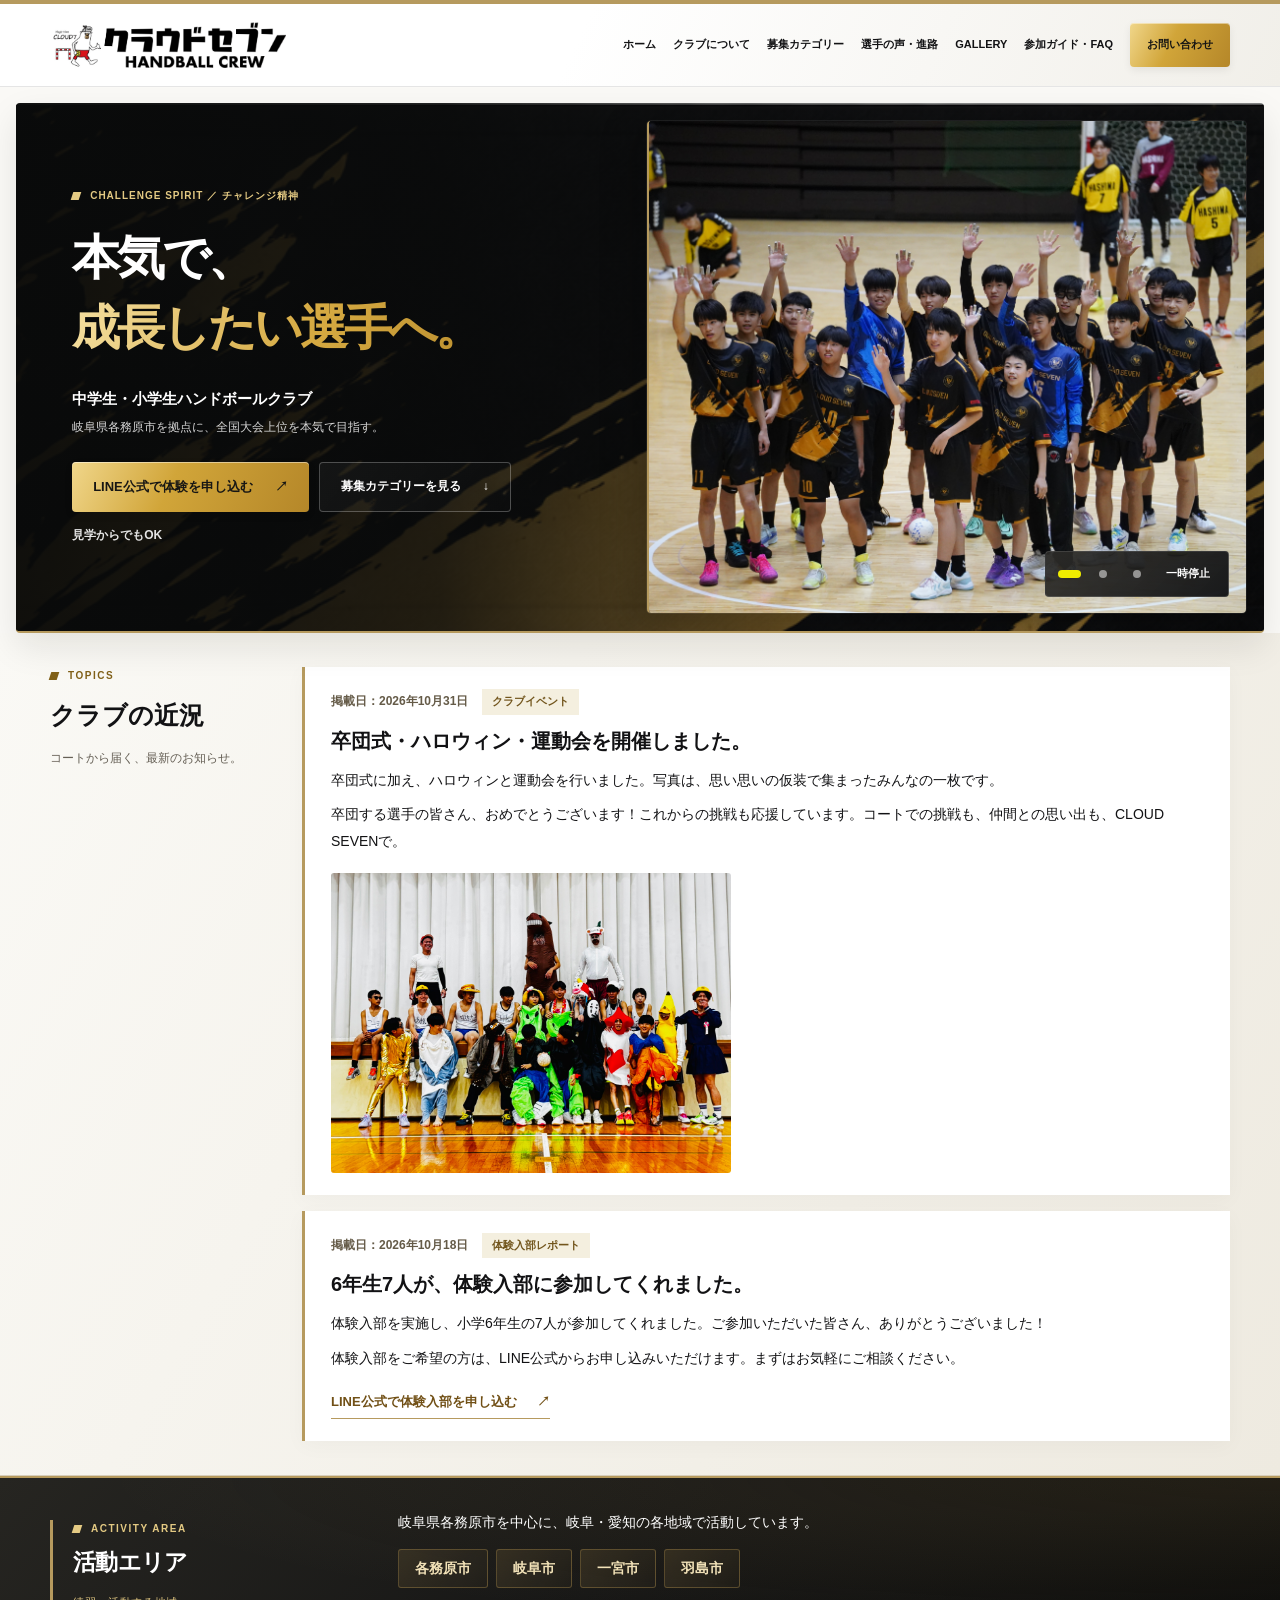
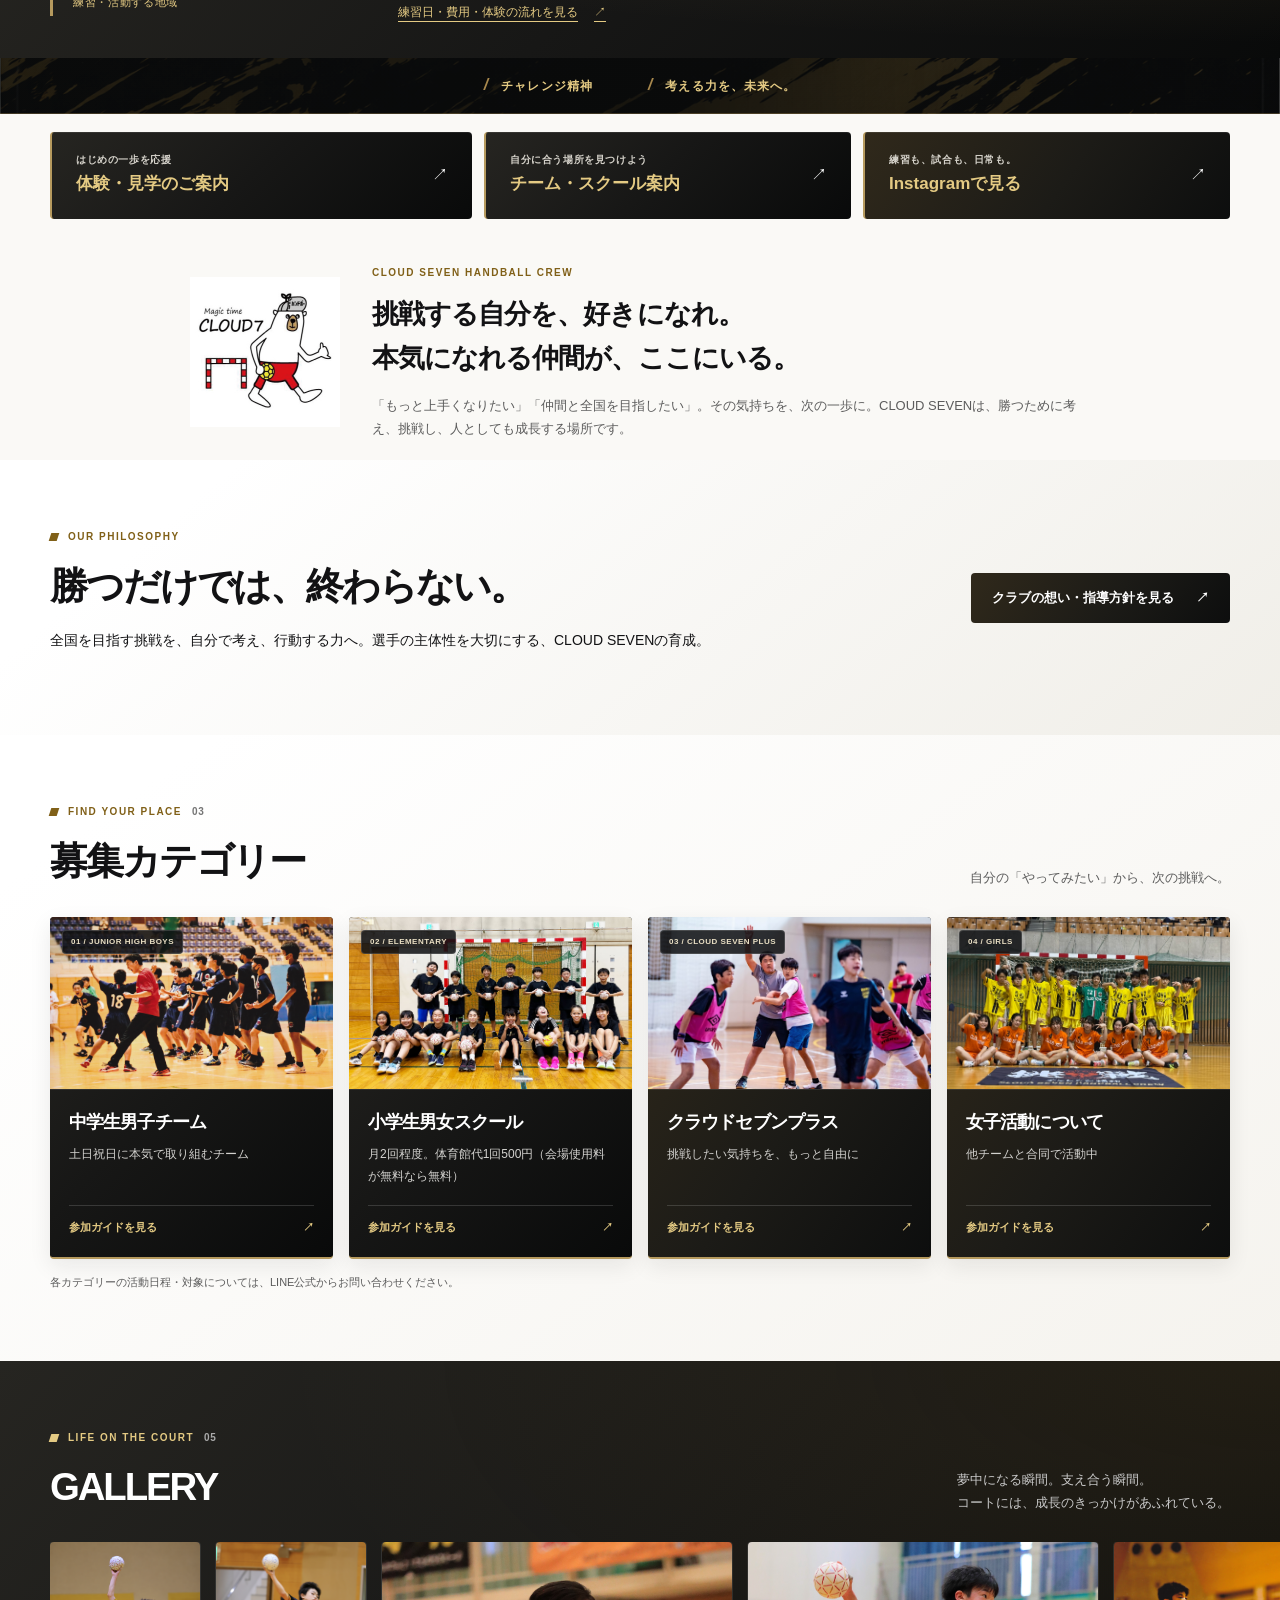
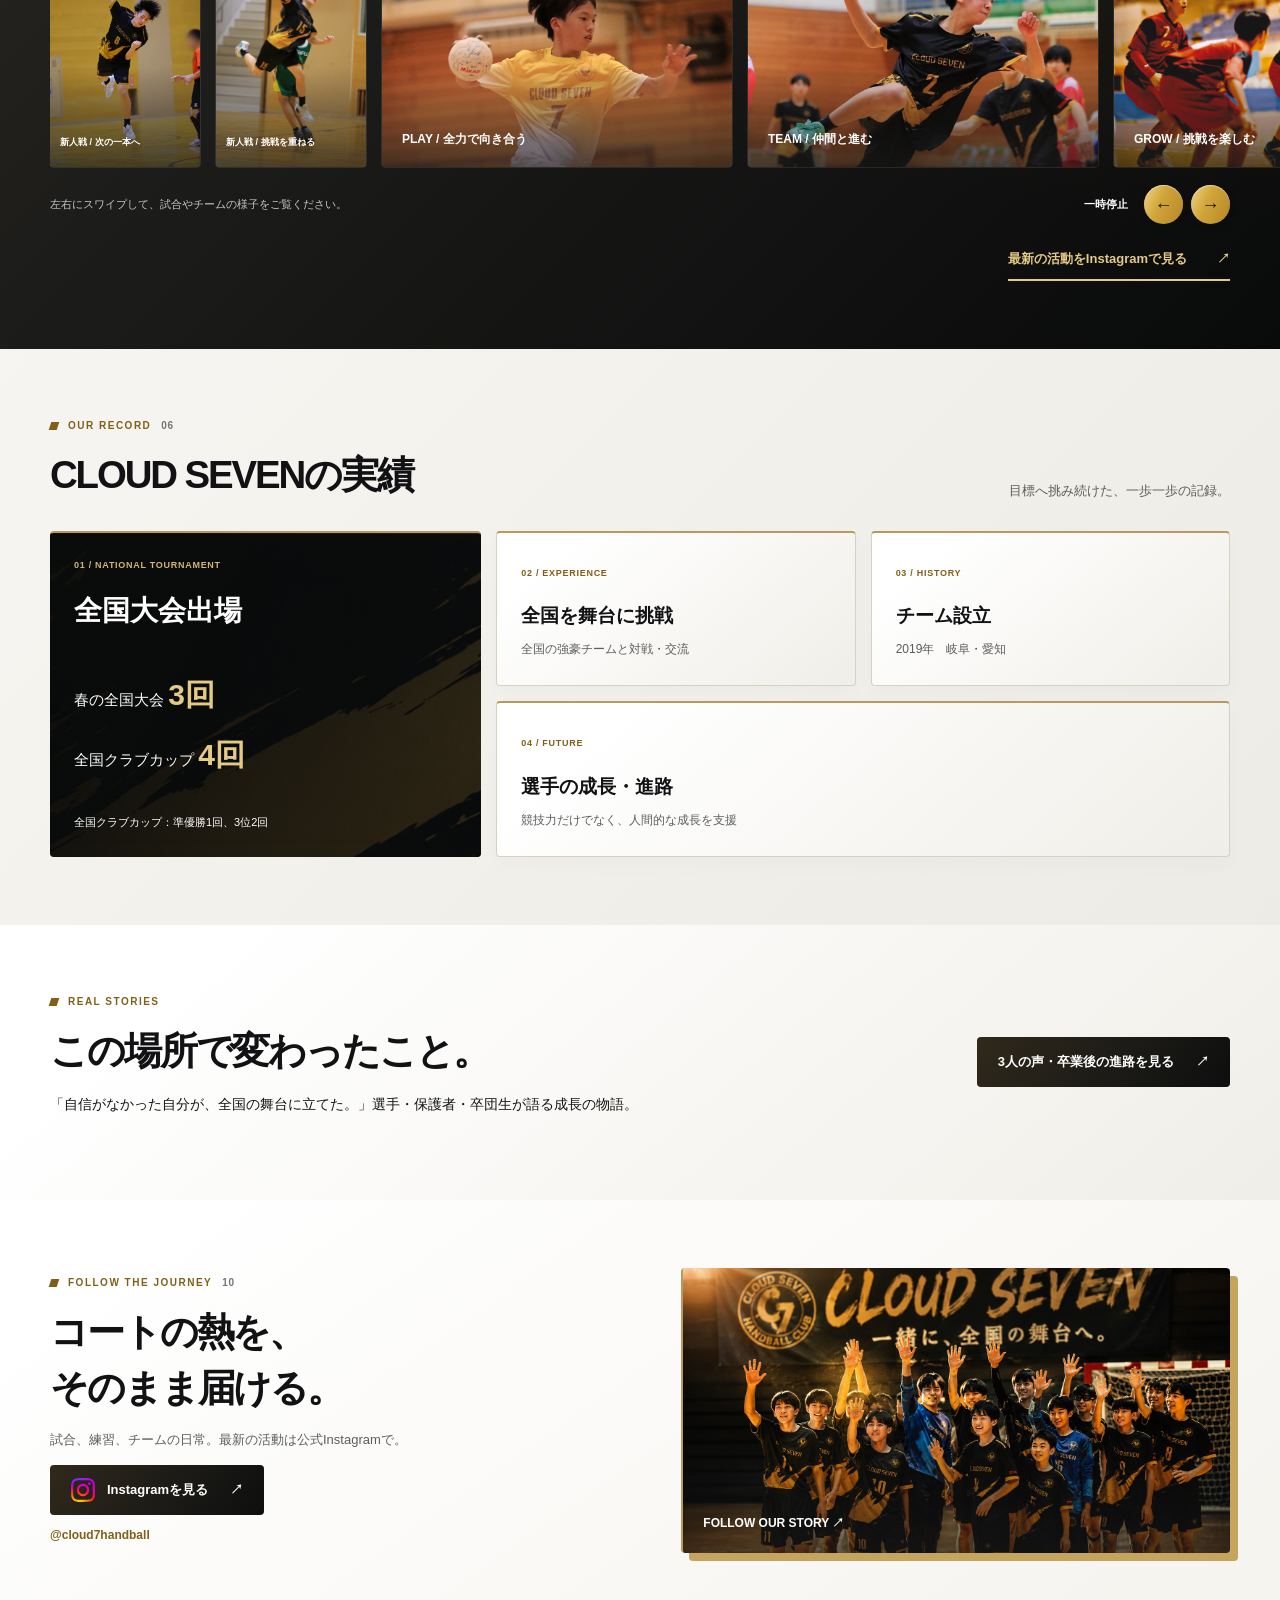
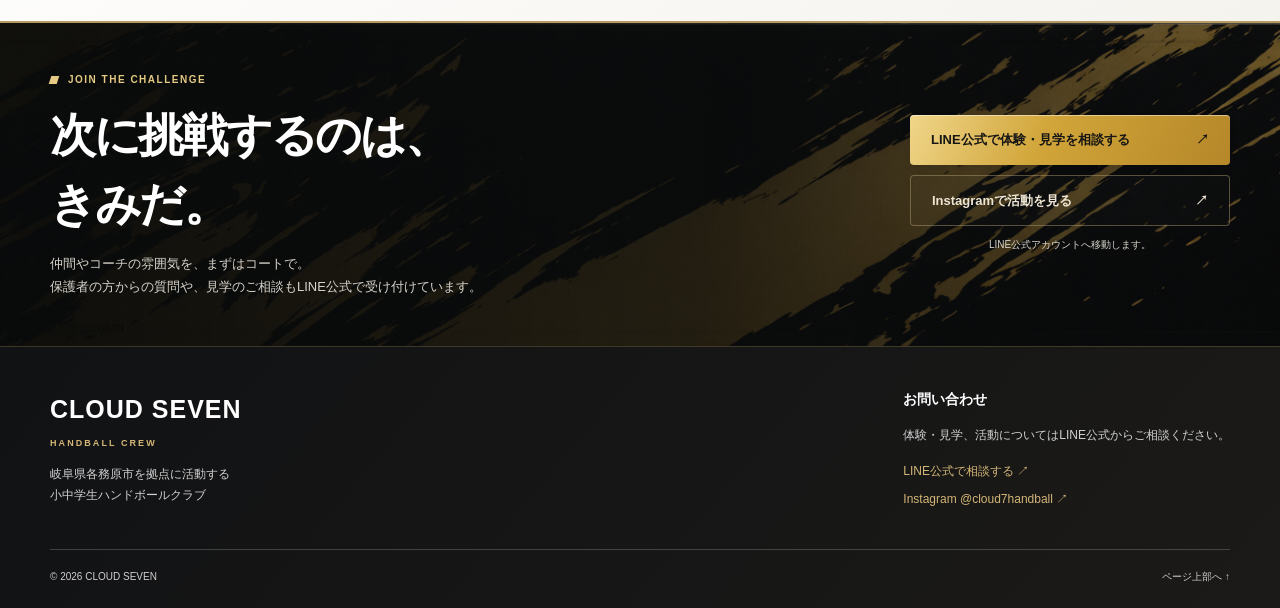
<file: index.html>
<!doctype html>
<html lang="ja">

<head>
  <meta charset="utf-8">
  <meta name="viewport" content="width=device-width, initial-scale=1">
  <meta name="theme-color" content="#171717">
  <title>CLOUD SEVEN HANDBALL CREW | 岐阜県各務原市の小中学生ハンドボールクラブ</title>
  <meta name="description"
    content="本気で成長したい選手へ。CLOUD SEVENは岐阜県各務原市を拠点に、全国大会上位を目指しながら自ら考え、仲間と成長する小中学生のハンドボールクラブです。体験・見学はLINE公式から。">
  <meta property="og:type" content="website">
  <meta property="og:title" content="CLOUD SEVEN | 本気で成長したい選手へ。">
  <meta property="og:description" content="全国大会上位を目指し、考え、仲間と高め合う。岐阜県各務原市の小中学生ハンドボールクラブ。">
  <meta property="og:image" content="assets/images/hero-handball.png">
  <meta property="og:locale" content="ja_JP">
  <meta name="twitter:card" content="summary_large_image">
  <link rel="icon" href="assets/images/favicon.svg" type="image/svg+xml">
  <link rel="stylesheet" href="assets/css/style.css?v=20261025-date">
  <script src="assets/js/main.js?v=20260925-pages" defer></script>
</head>

<body>
  <a class="skip-link" href="#main">本文へ移動</a>
  <header class="site-header" id="top">
    <div class="header-inner wrap">
      <a class="brand" href="#top" aria-label="CLOUD SEVEN ホーム"><img class="brand-logo"
          src="assets/images/cloud-seven-wordmark.jpg" alt="" width="1333" height="260"></a>
      <button class="menu-toggle" type="button" aria-expanded="false" aria-controls="global-nav"
        aria-label="メニューを開く"><span></span><span></span><span></span></button>
      <nav class="global-nav" id="global-nav" aria-label="メインメニュー"><a href="index.html">ホーム</a><a href="club.html">クラブについて</a><a href="programs.html">募集カテゴリー</a><a href="stories.html">選手の声・進路</a><a href="index.html#activities">GALLERY</a><a href="visit.html">参加ガイド・FAQ</a><a class="nav-cta" href="#contact">お問い合わせ</a></nav>
    </div>
  </header>

  <main id="main">
    <section class="hero" aria-labelledby="hero-title">
      <div class="hero-visual" aria-hidden="true"><img class="hero-slide is-active"
          src="assets/images/IMG_0608.JPG" alt="" fetchpriority="high"><img class="hero-slide"
          src="assets/images/team-huddle.png" alt=""><img class="hero-slide" src="assets/images/gallery10.JPG"
          alt=""></div>
      <div class="hero-shade"></div>
      <div class="hero-content wrap">
        <p class="eyebrow light">CHALLENGE SPIRIT ／ チャレンジ精神</p>
        <h1 id="hero-title">本気で、<br><em>成長したい選手へ。</em></h1>
        <p class="hero-lead">中学生・小学生ハンドボールクラブ</p>
        <p class="hero-location">岐阜県各務原市を拠点に、全国大会上位を本気で目指す。</p>
        <div class="button-row"><a class="button button-gold" href="https://lin.ee/qdpR7K7" target="_blank"
            rel="noopener noreferrer">LINE公式で体験を申し込む <span aria-hidden="true">↗</span></a><a
            class="button button-outline" href="#categories">募集カテゴリーを見る <span aria-hidden="true">↓</span></a></div>
        <p class="hero-proof">見学からでもOK</p>
      </div>
      <div class="hero-controls" aria-label="メイン写真の切り替え">
        <button class="hero-dot" type="button" aria-label="チームの集合写真を表示" aria-pressed="true" data-slide="0"></button>
        <button class="hero-dot" type="button" aria-label="円陣の写真を表示" aria-pressed="false" data-slide="1"></button>
        <button class="hero-dot" type="button" aria-label="小学生の写真を表示" aria-pressed="false" data-slide="2"></button>
        <button class="motion-toggle" id="hero-motion" type="button" aria-label="メイン写真の自動切り替えを停止"
          aria-pressed="false">一時停止</button>
      </div>
    </section>

    <section class="topics-section" id="topics" aria-labelledby="topics-title">
      <div class="wrap topics-layout">
        <div class="topics-heading"><p class="eyebrow">TOPICS</p><h2 id="topics-title">クラブの近況</h2><p>コートから届く、最新のお知らせ。</p></div>
        <div class="topics-list">
          <article class="topic-card">
            <div class="topic-copy">
              <div class="topic-meta"><time datetime="2026-10-31">掲載日：2026年10月31日</time><span class="topic-tag">クラブイベント</span></div>
              <h3>卒団式・ハロウィン・運動会を開催しました。</h3>
              <p>卒団式に加え、ハロウィンと運動会を行いました。写真は、思い思いの仮装で集まったみんなの一枚です。</p>
              <p>卒団する選手の皆さん、おめでとうございます！これからの挑戦も応援しています。コートでの挑戦も、仲間との思い出も、CLOUD SEVENで。</p>
            </div>
            <figure class="topic-photo"><img src="assets/images/IMG_0853.JPG" alt="体育館でハロウィンの仮装をして集まったCLOUD SEVENの仲間たち" width="2364" height="1774" loading="lazy"></figure>
          </article>
          <article class="topic-card">
            <div class="topic-copy">
              <div class="topic-meta"><time datetime="2026-10-18">掲載日：2026年10月18日</time><span class="topic-tag">体験入部レポート</span></div>
              <h3>6年生7人が、体験入部に参加してくれました。</h3>
              <p>体験入部を実施し、小学6年生の7人が参加してくれました。ご参加いただいた皆さん、ありがとうございました！</p>
              <p>体験入部をご希望の方は、LINE公式からお申し込みいただけます。まずはお気軽にご相談ください。</p>
              <a class="topic-link" href="https://lin.ee/qdpR7K7" target="_blank" rel="noopener noreferrer">LINE公式で体験入部を申し込む <span aria-hidden="true">↗</span></a>
            </div>
            <!-- 写真を追加する場合、この位置に以下の figure を入れます。
            <figure class="topic-photo"><img src="assets/images/写真のファイル名.jpg" alt="体験入部の様子" loading="lazy"></figure>
            -->
          </article>
        </div>
      </div>
    </section>

    <section class="area-panel activity-area" id="activity-area" aria-labelledby="activity-area-title">
      <div class="wrap area-layout">
        <div class="area-heading">
          <p class="eyebrow">ACTIVITY AREA</p>
          <h2 id="activity-area-title">活動エリア</h2><span class="area-label">練習・活動する地域</span>
        </div>
        <div class="area-content">
          <p>岐阜県各務原市を中心に、岐阜・愛知の各地域で活動しています。</p>
          <ul class="area-chips" aria-label="活動地域">
            <li>各務原市</li>
            <li>岐阜市</li>
            <li>一宮市</li>
            <li>羽島市</li>
          </ul>
          <a class="area-guide" href="visit.html#join-guide">練習日・費用・体験の流れを見る <span aria-hidden="true">↗</span></a>
        </div>
      </div>
    </section>
    <div class="statement-strip" aria-label="クラブの理念">
      <div class="wrap"><span>チャレンジ精神</span><span>考える力を、未来へ。</span></div>
    </div>

    <nav class="quick-links wrap" aria-label="はじめての方へのご案内">
      <a class="quick-link" href="visit.html#join-guide"><span><small>はじめの一歩を応援</small><strong>体験・見学のご案内</strong></span><span
          aria-hidden="true">↗</span></a>
      <a class="quick-link" href="#categories"><span><small>自分に合う場所を見つけよう</small><strong>チーム・スクール案内</strong></span><span
          aria-hidden="true">↗</span></a>
      <a class="quick-link" href="https://www.instagram.com/cloud7handball/" target="_blank"
        rel="noopener noreferrer"><span><small>練習も、試合も、日常も。</small><strong>Instagramで見る</strong></span><span
          aria-hidden="true">↗</span></a>
    </nav>

    <section class="lead-section" aria-label="CLOUD SEVENについて">
      <div class="wrap lead-grid">
        <div class="lead-mascot"><img src="assets/images/cloud-seven-mascot.jpg" alt="クラウドセブンのハンドボールを持ったマスコット"
            width="300" height="300"></div>
        <div>
          <p class="lead-label">CLOUD SEVEN HANDBALL CREW</p>
          <p class="lead-text">挑戦する自分を、好きになれ。<br>本気になれる仲間が、ここにいる。</p>
          <p>「もっと上手くなりたい」「仲間と全国を目指したい」。その気持ちを、次の一歩に。CLOUD SEVENは、勝つために考え、挑戦し、人としても成長する場所です。</p>
        </div>
      </div>
    </section>

    <section class="section home-teaser" id="about"><div class="wrap teaser-grid"><div><p class="eyebrow">OUR PHILOSOPHY</p><h2 class="section-title">勝つだけでは、終わらない。</h2><p>全国を目指す挑戦を、自分で考え、行動する力へ。選手の主体性を大切にする、CLOUD SEVENの育成。</p></div><a class="button button-dark" href="club.html">クラブの想い・指導方針を見る <span aria-hidden="true">↗</span></a></div></section>

    
    

    <section class="section categories" id="categories" aria-labelledby="categories-title">
      <div class="wrap">
        <div class="section-heading">
          <div>
            <p class="eyebrow">FIND YOUR PLACE <span>03</span></p>
            <h2 id="categories-title" class="section-title">募集カテゴリー</h2>
          </div>
          <p>自分の「やってみたい」から、次の挑戦へ。</p>
        </div>
        <div class="category-grid"><a class="category-card category-junior" href="programs.html#junior-program"><span
              class="category-num">01 / JUNIOR HIGH BOYS</span>
            <div>
              <h3>中学生男子チーム</h3>
              <p>土日祝日に本気で取り組むチーム</p><span class="card-link">参加ガイドを見る <span aria-hidden="true">↗</span></span>
            </div>
          </a><a class="category-card category-kids" href="programs.html#kids-program"><span class="category-num">02 /
              ELEMENTARY</span>
            <div>
              <h3>小学生男女スクール</h3>
              <p>月2回程度。体育館代1回500円（会場使用料が無料なら無料）</p><span class="card-link">参加ガイドを見る <span aria-hidden="true">↗</span></span>
            </div>
          </a><a class="category-card category-plus" href="programs.html#plus-program"><span class="category-num">03 / CLOUD SEVEN
              PLUS</span>
            <div>
              <h3><span>クラウドセブン</span><wbr><span>プラス</span></h3>
              <p>挑戦したい気持ちを、もっと自由に</p><span class="card-link">参加ガイドを見る <span aria-hidden="true">↗</span></span>
            </div>
          </a><a class="category-card category-girls" href="programs.html#junior-program"><span class="category-num">04 / GIRLS</span>
            <div>
              <h3>女子活動について</h3>
              <p>他チームと合同で活動中</p><span class="card-link">参加ガイドを見る <span aria-hidden="true">↗</span></span>
            </div>
          </a></div>
        <p class="section-note">各カテゴリーの活動日程・対象については、LINE公式からお問い合わせください。</p>
      </div>
    </section>

    
    

    <section class="section activities" id="activities" aria-labelledby="activities-title">
      <div class="wrap">
        <div class="section-heading">
          <div>
            <p class="eyebrow">LIFE ON THE COURT <span>05</span></p>
            <h2 id="activities-title" class="section-title">GALLERY</h2>
          </div>
          <p>夢中になる瞬間。支え合う瞬間。<br>コートには、成長のきっかけがあふれている。</p>
        </div>
      </div>
      <div class="gallery" aria-label="活動風景のイメージギャラリー">
        <div class="gallery-track" id="gallery-track" tabindex="0">
          <figure class="gallery-item gallery-portrait"><img src="assets/images/junior-shot8-202611.png" alt="新人戦でシュートに挑むクラウドセブン背番号8の選手" loading="lazy"><figcaption>新人戦 / 次の一本へ</figcaption></figure>
          <figure class="gallery-item gallery-portrait"><img src="assets/images/junior-shot15-202611.JPG" alt="新人戦でジャンプシュートを放つクラウドセブン背番号15の選手" loading="lazy"><figcaption>新人戦 / 挑戦を重ねる</figcaption></figure>
          <figure class="gallery-item"><img src="assets/images/gallery1.JPG" alt="ハンドボールの練習風景のイメージ" loading="lazy">
            <figcaption>PLAY / 全力で向き合う</figcaption>
          </figure>
          <figure class="gallery-item"><img src="assets/images/gallery2.JPG" alt="仲間と円陣を組む様子のイメージ" loading="lazy">
            <figcaption>TEAM / 仲間と進む</figcaption>
          </figure>
          <figure class="gallery-item"><img src="assets/images/gallery3.jpg" alt="小学生の練習風景のイメージ" loading="lazy">
            <figcaption>GROW / 挑戦を楽しむ</figcaption>
          </figure>
          <figure class="gallery-item">
            <img src="assets/images/gallery4.JPG" alt="CLOUD SEVENの活動風景" loading="lazy">
            <figcaption>CHALLENGE / 挑戦する</figcaption>
          </figure>
        
          <figure class="gallery-item gallery-portrait"><img src="assets/images/FGHI0705.JPG" alt="黄色のユニフォームでジャンプシュートを放つ選手" loading="lazy"><figcaption>CHALLENGE / 全力の一瞬</figcaption></figure>
          <figure class="gallery-item gallery-portrait"><img src="assets/images/AB00000365.JPG" alt="背番号10の選手がジャンプシュートに挑む場面" loading="lazy"><figcaption>CHALLENGE / 全力の一瞬</figcaption></figure>
          <figure class="gallery-item gallery-portrait"><img src="assets/images/AB00000366.JPG" alt="背番号8の選手がシュートを放つ場面" loading="lazy"><figcaption>CHALLENGE / 全力の一瞬</figcaption></figure>
          <figure class="gallery-item gallery-portrait"><img src="assets/images/EFGH8042.JPG" alt="ゴール前で構える青いユニフォームのゴールキーパー" loading="lazy"><figcaption>CHALLENGE / 全力の一瞬</figcaption></figure>
          <figure class="gallery-item gallery-portrait"><img src="assets/images/FGHI4973.JPG" alt="相手の守備を受けながらシュートに挑む選手" loading="lazy"><figcaption>CHALLENGE / 全力の一瞬</figcaption></figure>
          <figure class="gallery-item gallery-portrait"><img src="assets/images/FGHI4956.JPG" alt="黒と金のユニフォームでジャンプシュートを放つ選手" loading="lazy"><figcaption>CHALLENGE / 全力の一瞬</figcaption></figure>
          <figure class="gallery-item gallery-portrait"><img src="assets/images/ABCD4119.JPG" alt="黒と金の背番号14の選手がジャンプシュートを放つ場面" loading="lazy"><figcaption>CHALLENGE / 全力の一瞬</figcaption></figure>
          <figure class="gallery-item gallery-portrait"><img src="assets/images/ABCD4392.JPG" alt="黄色の背番号15の選手がシュートに挑む場面" loading="lazy"><figcaption>CHALLENGE / 全力の一瞬</figcaption></figure>
          <figure class="gallery-item gallery-portrait"><img src="assets/images/ABCD4079.JPG" alt="赤いユニフォームのゴールキーパーがシュートを防ぐ場面" loading="lazy"><figcaption>CHALLENGE / 全力の一瞬</figcaption></figure>
          <figure class="gallery-item gallery-portrait"><img src="assets/images/ABCD4728.JPG" alt="黄色の背番号3の選手が空中からシュートを狙う場面" loading="lazy"><figcaption>CHALLENGE / 全力の一瞬</figcaption></figure>
          <figure class="gallery-item gallery-portrait"><img src="assets/images/ABCD4436.JPG" alt="相手の守備を受けながらシュートを放つ選手" loading="lazy"><figcaption>CHALLENGE / 全力の一瞬</figcaption></figure>
          <figure class="gallery-item gallery-portrait"><img src="assets/images/ABCD4430.JPG" alt="ゴール前で大きく手足を広げるゴールキーパー" loading="lazy"><figcaption>CHALLENGE / 全力の一瞬</figcaption></figure>
          <figure class="gallery-item gallery-portrait"><img src="assets/images/ABCD3633.JPG" alt="黄色の背番号13の選手がジャンプシュートに挑む場面" loading="lazy"><figcaption>CHALLENGE / 全力の一瞬</figcaption></figure></div>
      </div>
      <div class="wrap gallery-footer">
        <p class="section-note">左右にスワイプして、試合やチームの様子をご覧ください。</p>
        <div class="gallery-controls"><button class="motion-toggle" id="gallery-motion" type="button"
            aria-label="ギャラリーの自動送りを停止" aria-pressed="false">一時停止</button><button type="button" class="gallery-control"
            data-direction="prev" aria-label="前の写真へ">←</button><button type="button" class="gallery-control"
            data-direction="next" aria-label="次の写真へ">→</button></div>
      </div>
      <div class="wrap gallery-next"><a class="text-link" href="https://www.instagram.com/cloud7handball/"
          target="_blank" rel="noopener noreferrer">最新の活動をInstagramで見る <span aria-hidden="true">↗</span></a></div>
    </section>

    <section class="section results" id="results" aria-labelledby="results-title">
      <div class="wrap">
        <div class="section-heading">
          <div>
            <p class="eyebrow">OUR RECORD <span>06</span></p>
            <h2 id="results-title" class="section-title">CLOUD SEVENの実績</h2>
          </div>
          <p>目標へ挑み続けた、一歩一歩の記録。</p>
        </div>
        <div class="results-list">
          <article class="result-feature"><span class="result-num">01 / NATIONAL
              TOURNAMENT</span><strong>全国大会出場</strong>
            <p>春の全国大会 <b>3回</b><br>全国クラブカップ <b>4回</b></p><small>全国クラブカップ：準優勝1回、3位2回</small>
          </article>
          <article><span class="result-num">02 / EXPERIENCE</span>
            <h3>全国を舞台に挑戦</h3>
            <p>全国の強豪チームと対戦・交流</p>
          </article>
          <article><span class="result-num">03 / HISTORY</span>
            <h3>チーム設立</h3>
            <p>2019年　岐阜・愛知</p>
          </article>
          <article><span class="result-num">04 / FUTURE</span>
            <h3>選手の成長・進路</h3>
            <p>競技力だけでなく、人間的な成長を支援</p>
          </article>
        </div>
      </div>
    </section>

    
    <section class="section home-teaser" id="voice"><div class="wrap teaser-grid"><div><p class="eyebrow">REAL STORIES</p><h2 class="section-title">この場所で変わったこと。</h2><p>「自信がなかった自分が、全国の舞台に立てた。」選手・保護者・卒団生が語る成長の物語。</p></div><a class="button button-dark" href="stories.html">3人の声・卒業後の進路を見る <span aria-hidden="true">↗</span></a></div></section>

    

    

    <section class="section instagram-section" id="instagram" aria-labelledby="instagram-title">
      <div class="wrap instagram-grid">
        <div>
          <p class="eyebrow">FOLLOW THE JOURNEY <span>10</span></p>
          <h2 id="instagram-title" class="section-title">コートの熱を、<br>そのまま届ける。</h2>
          <p>試合、練習、チームの日常。最新の活動は公式Instagramで。</p><a class="button button-dark"
            href="https://www.instagram.com/cloud7handball/" target="_blank" rel="noopener noreferrer"><span
              class="instagram-link-label"><img class="instagram-icon" src="assets/images/instagram-glyph.svg" alt=""
                width="24" height="24" loading="lazy">Instagramを見る</span> <span aria-hidden="true">↗</span></a><span
            class="instagram-handle">@cloud7handball</span>
        </div>
        <div class="instagram-visual"><img src="assets/images/gallery5.png" alt="ハンドボールの練習に取り組む子どもたちのイメージ"
            loading="lazy"><span>FOLLOW OUR STORY ↗</span></div>
      </div>
    </section>

    <section class="trial" id="trial" aria-labelledby="trial-title">
      <div class="wrap trial-inner">
        <div>
          <p class="eyebrow light">JOIN THE CHALLENGE</p>
          <h2 id="trial-title">次に挑戦するのは、<br>きみだ。</h2>
          <p>仲間やコーチの雰囲気を、まずはコートで。<br>保護者の方からの質問や、見学のご相談もLINE公式で受け付けています。</p>
        </div>
        <div class="trial-actions"><a class="button button-gold" href="https://lin.ee/qdpR7K7" target="_blank"
            rel="noopener noreferrer">LINE公式で体験・見学を相談する <span aria-hidden="true">↗</span></a><a
            class="button button-outline" href="https://www.instagram.com/cloud7handball/" target="_blank"
            rel="noopener noreferrer">Instagramで活動を見る <span
              aria-hidden="true">↗</span></a><small>LINE公式アカウントへ移動します。</small></div>
      </div>
    </section>
  </main>

  <footer class="site-footer" id="contact">
    <div class="wrap">
      <div class="footer-main">
        <div><a class="footer-brand" href="#top">CLOUD SEVEN<span>HANDBALL CREW</span></a>
          <p>岐阜県各務原市を拠点に活動する<br>小中学生ハンドボールクラブ</p>
        </div>
        <div class="footer-contact">
          <h2>お問い合わせ</h2>
          <p>体験・見学、活動についてはLINE公式からご相談ください。</p><a class="footer-social" href="https://lin.ee/qdpR7K7" target="_blank"
            rel="noopener noreferrer">LINE公式で相談する ↗</a><a class="footer-social"
            href="https://www.instagram.com/cloud7handball/" target="_blank" rel="noopener noreferrer">Instagram
            @cloud7handball ↗</a>
        </div>
      </div>
      <div class="footer-bottom"><span>© <span id="year">2026</span> CLOUD SEVEN</span><a href="#"
          onclick="window.scrollTo({top: 0, behavior: 'smooth'}); return false;">ページ上部へ ↑</a></div>
    </div>
  </footer>
  <a class="mobile-trial" href="https://lin.ee/qdpR7K7" target="_blank"
    rel="noopener noreferrer"><span>体験・見学｜LINE公式で相談する</span><span aria-hidden="true">↗</span></a>
</body>

</html>
</file>
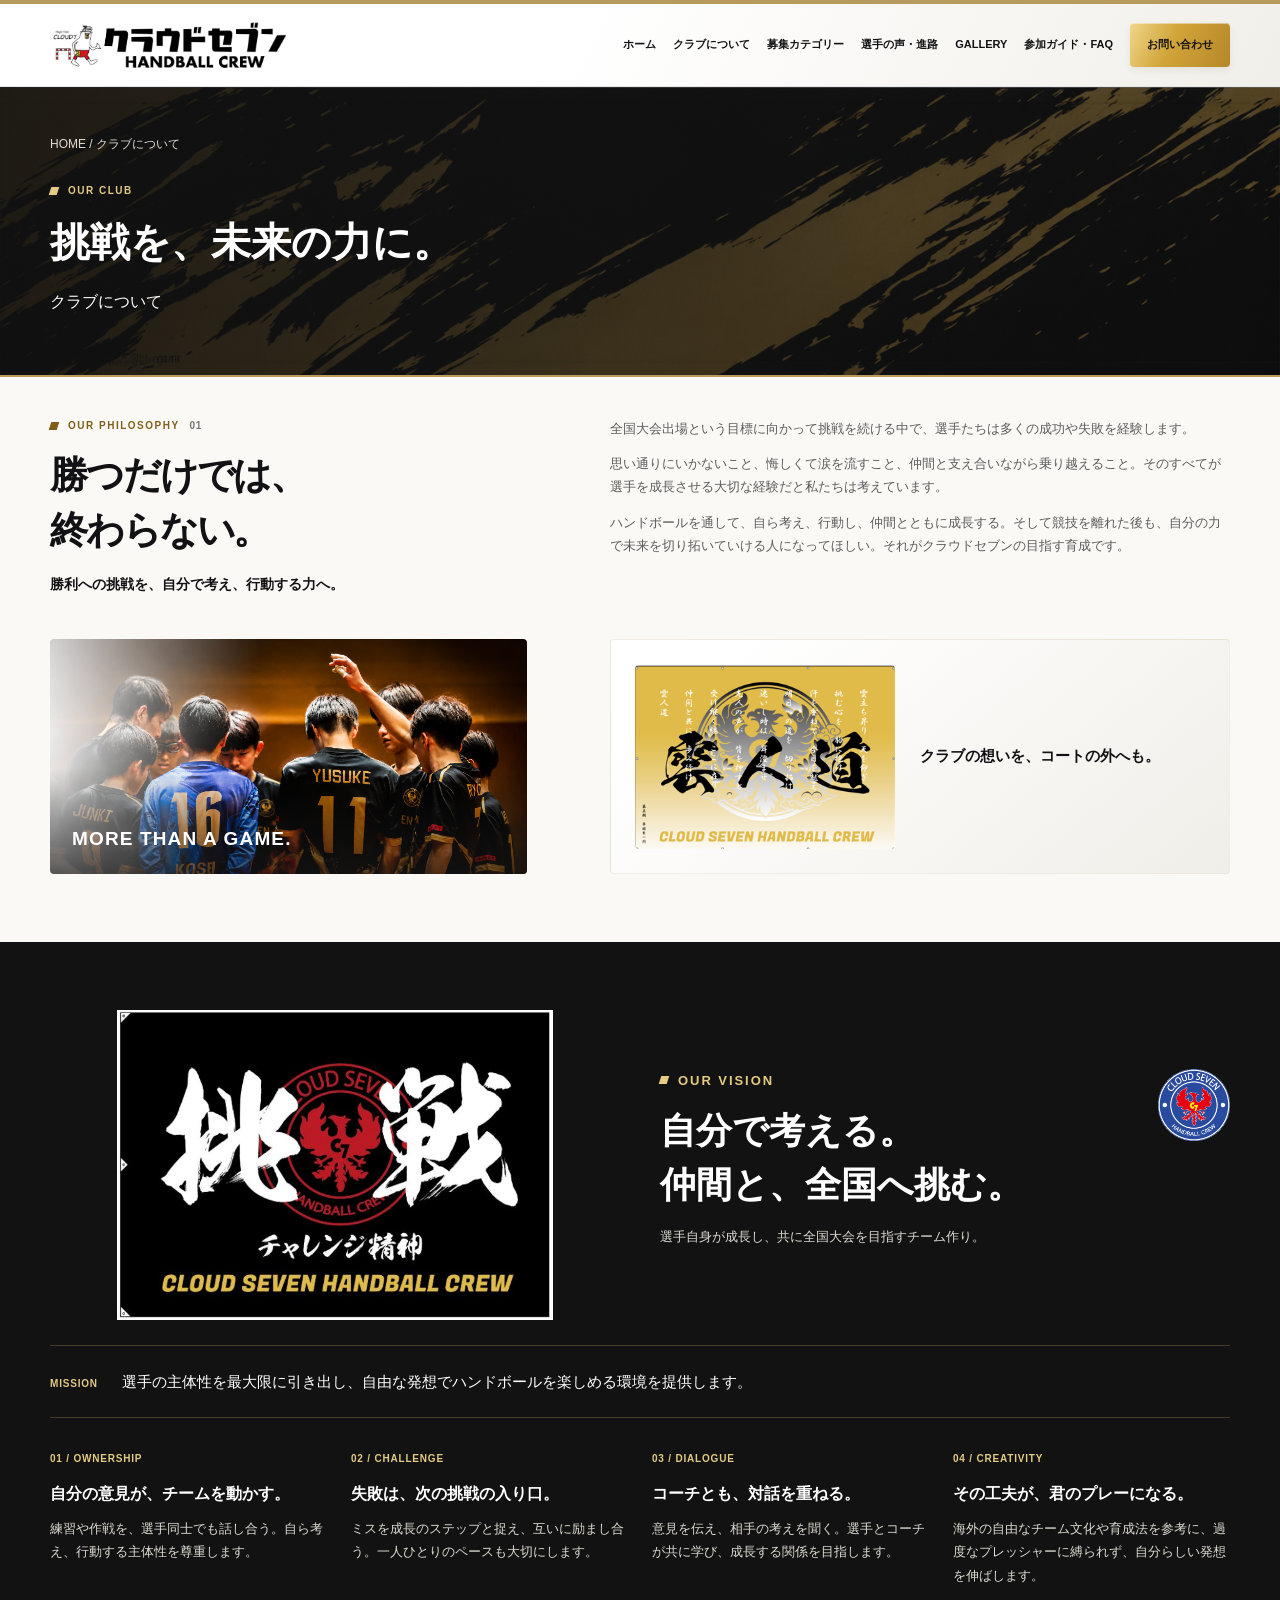
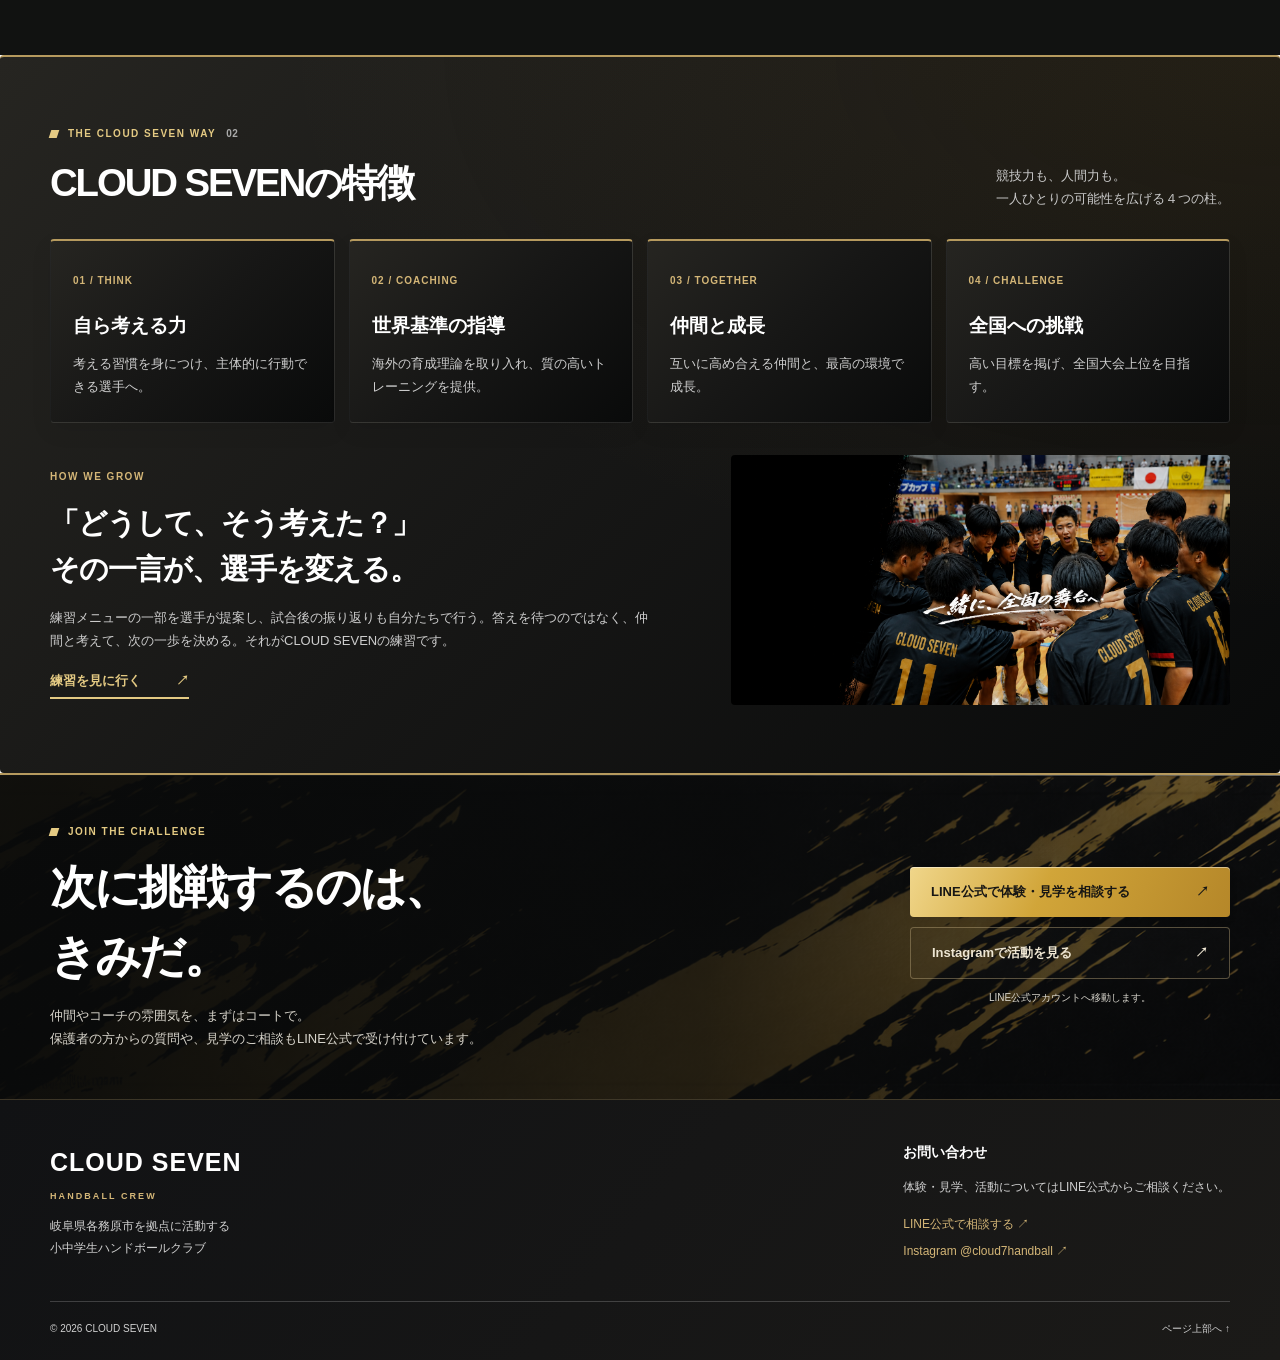
<file: club.html>
<!doctype html>
<html lang="ja">

<head>
  <meta charset="utf-8">
  <meta name="viewport" content="width=device-width, initial-scale=1">
  <meta name="theme-color" content="#171717">
  <title>クラブについて | CLOUD SEVEN</title>
  <meta name="description"
    content="本気で成長したい選手へ。CLOUD SEVENは岐阜県各務原市を拠点に、全国大会上位を目指しながら自ら考え、仲間と成長する小中学生のハンドボールクラブです。体験・見学はLINE公式から。">
  <meta property="og:type" content="website">
  <meta property="og:title" content="CLOUD SEVEN | 本気で成長したい選手へ。">
  <meta property="og:description" content="全国大会上位を目指し、考え、仲間と高め合う。岐阜県各務原市の小中学生ハンドボールクラブ。">
  <meta property="og:image" content="assets/images/hero-handball.png">
  <meta property="og:locale" content="ja_JP">
  <meta name="twitter:card" content="summary_large_image">
  <link rel="icon" href="assets/images/favicon.svg" type="image/svg+xml">
  <link rel="stylesheet" href="assets/css/style.css?v=20260925-pages">
  <script src="assets/js/main.js?v=20260925-pages" defer></script>
</head>

<body>
  <a class="skip-link" href="#main">本文へ移動</a>
  <header class="site-header" id="top">
    <div class="header-inner wrap">
      <a class="brand" href="index.html" aria-label="CLOUD SEVEN ホーム"><img class="brand-logo"
          src="assets/images/cloud-seven-wordmark.jpg" alt="" width="1333" height="260"></a>
      <button class="menu-toggle" type="button" aria-expanded="false" aria-controls="global-nav"
        aria-label="メニューを開く"><span></span><span></span><span></span></button>
      <nav class="global-nav" id="global-nav" aria-label="メインメニュー"><a href="index.html">ホーム</a><a href="club.html">クラブについて</a><a href="programs.html">募集カテゴリー</a><a href="stories.html">選手の声・進路</a><a href="index.html#activities">GALLERY</a><a href="visit.html">参加ガイド・FAQ</a><a class="nav-cta" href="#contact">お問い合わせ</a></nav>
    </div>
  </header>

  <main id="main"><div class="page-heading"><div class="wrap"><a class="breadcrumb" href="index.html">HOME</a><span> / クラブについて</span><p class="eyebrow">OUR CLUB</p><h1>挑戦を、未来の力に。</h1><p>クラブについて</p></div></div><section class="section intro" id="about" aria-labelledby="about-title">
      <div class="wrap intro-grid">
        <div>
          <p class="eyebrow">OUR PHILOSOPHY <span>01</span></p>
          <h2 id="about-title" class="section-title">勝つだけでは、<br>終わらない。</h2>
          <p class="intro-kicker">勝利への挑戦を、自分で考え、行動する力へ。</p>
        </div>
        <div class="intro-copy">
          <p>全国大会出場という目標に向かって挑戦を続ける中で、選手たちは多くの成功や失敗を経験します。</p>
          <p>思い通りにいかないこと、悔しくて涙を流すこと、仲間と支え合いながら乗り越えること。そのすべてが選手を成長させる大切な経験だと私たちは考えています。</p>
          <p>ハンドボールを通して、自ら考え、行動し、仲間とともに成長する。そして競技を離れた後も、自分の力で未来を切り拓いていける人になってほしい。それがクラウドセブンの目指す育成です。</p>
        </div>
        <div class="intro-image"><img src="assets/images/ChatGPT%20Image%202026年6月28日%2022_28_01.png"
            alt="円陣を組むCLOUD SEVENの選手たち" loading="lazy"><span>MORE THAN A GAME.</span></div>
        <figure class="club-art"><img src="assets/images/cloud-seven-art.png" alt="CLOUD SEVENの挑戦を描いた金色のグラフィック"
            loading="lazy">
          <figcaption>クラブの想いを、コートの外へも。</figcaption>
        </figure>
      </div>
    </section>
<section class="club-vision section" aria-labelledby="vision-title">
      <div class="wrap">
        <div class="vision-banner">
          <img class="team-flag" src="assets/images/応援旗3.JPG" alt="CLOUD SEVENの団旗。挑戦、チャレンジ精神。" loading="lazy">
          <div><img class="team-crest" src="assets/images/cloud7logo.png" alt="CLOUD SEVENのチームエンブレム" width="72" height="72" loading="lazy">
            <p class="eyebrow">OUR VISION</p><h2 id="vision-title">自分で考える。<br>仲間と、全国へ挑む。</h2>
            <p>選手自身が成長し、共に全国大会を目指すチーム作り。</p>
          </div>
        </div>
        <div class="vision-mission"><span>MISSION</span><p>選手の主体性を最大限に引き出し、自由な発想でハンドボールを楽しめる環境を提供します。</p></div>
        <div class="culture-grid">
          <article><span>01 / OWNERSHIP</span><h3>自分の意見が、チームを動かす。</h3><p>練習や作戦を、選手同士でも話し合う。自ら考え、行動する主体性を尊重します。</p></article>
          <article><span>02 / CHALLENGE</span><h3>失敗は、次の挑戦の入り口。</h3><p>ミスを成長のステップと捉え、互いに励まし合う。一人ひとりのペースも大切にします。</p></article>
          <article><span>03 / DIALOGUE</span><h3>コーチとも、対話を重ねる。</h3><p>意見を伝え、相手の考えを聞く。選手とコーチが共に学び、成長する関係を目指します。</p></article>
          <article><span>04 / CREATIVITY</span><h3>その工夫が、君のプレーになる。</h3><p>海外の自由なチーム文化や育成法を参考に、過度なプレッシャーに縛られず、自分らしい発想を伸ばします。</p></article>
        </div>
      </div>
    </section>
<section class="section reasons" id="reasons" aria-labelledby="reasons-title">
      <div class="wrap">
        <div class="section-heading">
          <div>
            <p class="eyebrow">THE CLOUD SEVEN WAY <span>02</span></p>
            <h2 id="reasons-title" class="section-title">CLOUD SEVENの特徴</h2>
          </div>
          <p>競技力も、人間力も。<br>一人ひとりの可能性を広げる４つの柱。</p>
        </div>
        <div class="reason-grid">
          <article><span class="reason-no">01 / THINK</span>
            <h3>自ら考える力</h3>
            <p>考える習慣を身につけ、主体的に行動できる選手へ。</p>
          </article>
          <article><span class="reason-no">02 / COACHING</span>
            <h3>世界基準の指導</h3>
            <p>海外の育成理論を取り入れ、質の高いトレーニングを提供。</p>
          </article>
          <article><span class="reason-no">03 / TOGETHER</span>
            <h3>仲間と成長</h3>
            <p>互いに高め合える仲間と、最高の環境で成長。</p>
          </article>
          <article><span class="reason-no">04 / CHALLENGE</span>
            <h3>全国への挑戦</h3>
            <p>高い目標を掲げ、全国大会上位を目指す。</p>
          </article>
        </div>
        <div class="method-story">
          <div><span class="method-label">HOW WE GROW</span>
            <h3>「どうして、そう考えた？」<br>その一言が、選手を変える。</h3>
            <p>練習メニューの一部を選手が提案し、試合後の振り返りも自分たちで行う。答えを待つのではなく、仲間と考えて、次の一歩を決める。それがCLOUD SEVENの練習です。</p><a
              href="visit.html#join-guide">練習を見に行く <span aria-hidden="true">↗</span></a>
          </div>
          <figure class="method-photo"><img src="assets/images/ChatGPT%20Image%202026年7月5日%2023_56_31.png"
              alt="円陣を組むCLOUD SEVENの選手たち。一緒に、全国の舞台へ。" loading="lazy"></figure>
        </div>
      </div>
    </section><section class="trial" id="trial" aria-labelledby="trial-title">
      <div class="wrap trial-inner">
        <div>
          <p class="eyebrow light">JOIN THE CHALLENGE</p>
          <h2 id="trial-title">次に挑戦するのは、<br>きみだ。</h2>
          <p>仲間やコーチの雰囲気を、まずはコートで。<br>保護者の方からの質問や、見学のご相談もLINE公式で受け付けています。</p>
        </div>
        <div class="trial-actions"><a class="button button-gold" href="https://lin.ee/qdpR7K7" target="_blank"
            rel="noopener noreferrer">LINE公式で体験・見学を相談する <span aria-hidden="true">↗</span></a><a
            class="button button-outline" href="https://www.instagram.com/cloud7handball/" target="_blank"
            rel="noopener noreferrer">Instagramで活動を見る <span
              aria-hidden="true">↗</span></a><small>LINE公式アカウントへ移動します。</small></div>
      </div>
    </section></main>

  <footer class="site-footer" id="contact">
    <div class="wrap">
      <div class="footer-main">
        <div><a class="footer-brand" href="index.html">CLOUD SEVEN<span>HANDBALL CREW</span></a>
          <p>岐阜県各務原市を拠点に活動する<br>小中学生ハンドボールクラブ</p>
        </div>
        <div class="footer-contact">
          <h2>お問い合わせ</h2>
          <p>体験・見学、活動についてはLINE公式からご相談ください。</p><a class="footer-social" href="https://lin.ee/qdpR7K7" target="_blank"
            rel="noopener noreferrer">LINE公式で相談する ↗</a><a class="footer-social"
            href="https://www.instagram.com/cloud7handball/" target="_blank" rel="noopener noreferrer">Instagram
            @cloud7handball ↗</a>
        </div>
      </div>
      <div class="footer-bottom"><span>© <span id="year">2026</span> CLOUD SEVEN</span><a href="#"
          onclick="window.scrollTo({top: 0, behavior: 'smooth'}); return false;">ページ上部へ ↑</a></div>
    </div>
  </footer>
  <a class="mobile-trial" href="https://lin.ee/qdpR7K7" target="_blank"
    rel="noopener noreferrer"><span>体験・見学｜LINE公式で相談する</span><span aria-hidden="true">↗</span></a>
</body>

</html>
</file>
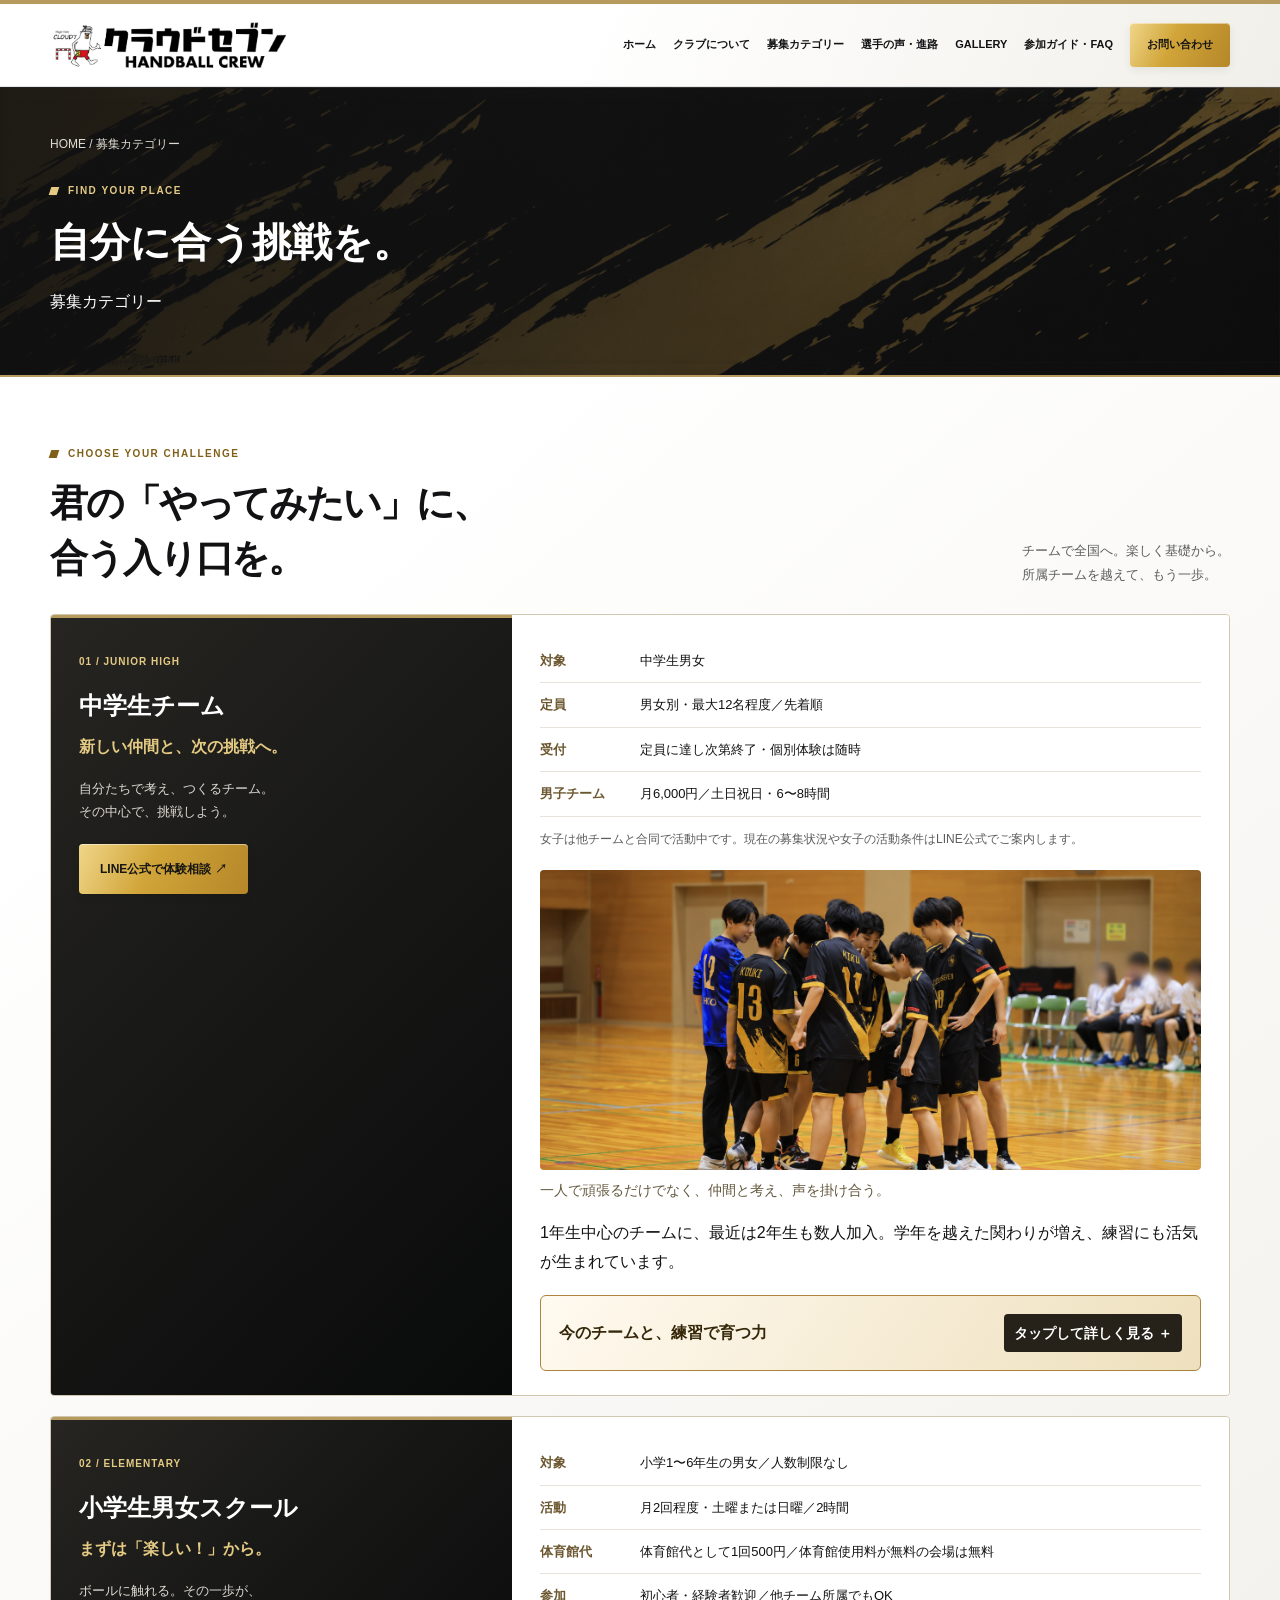
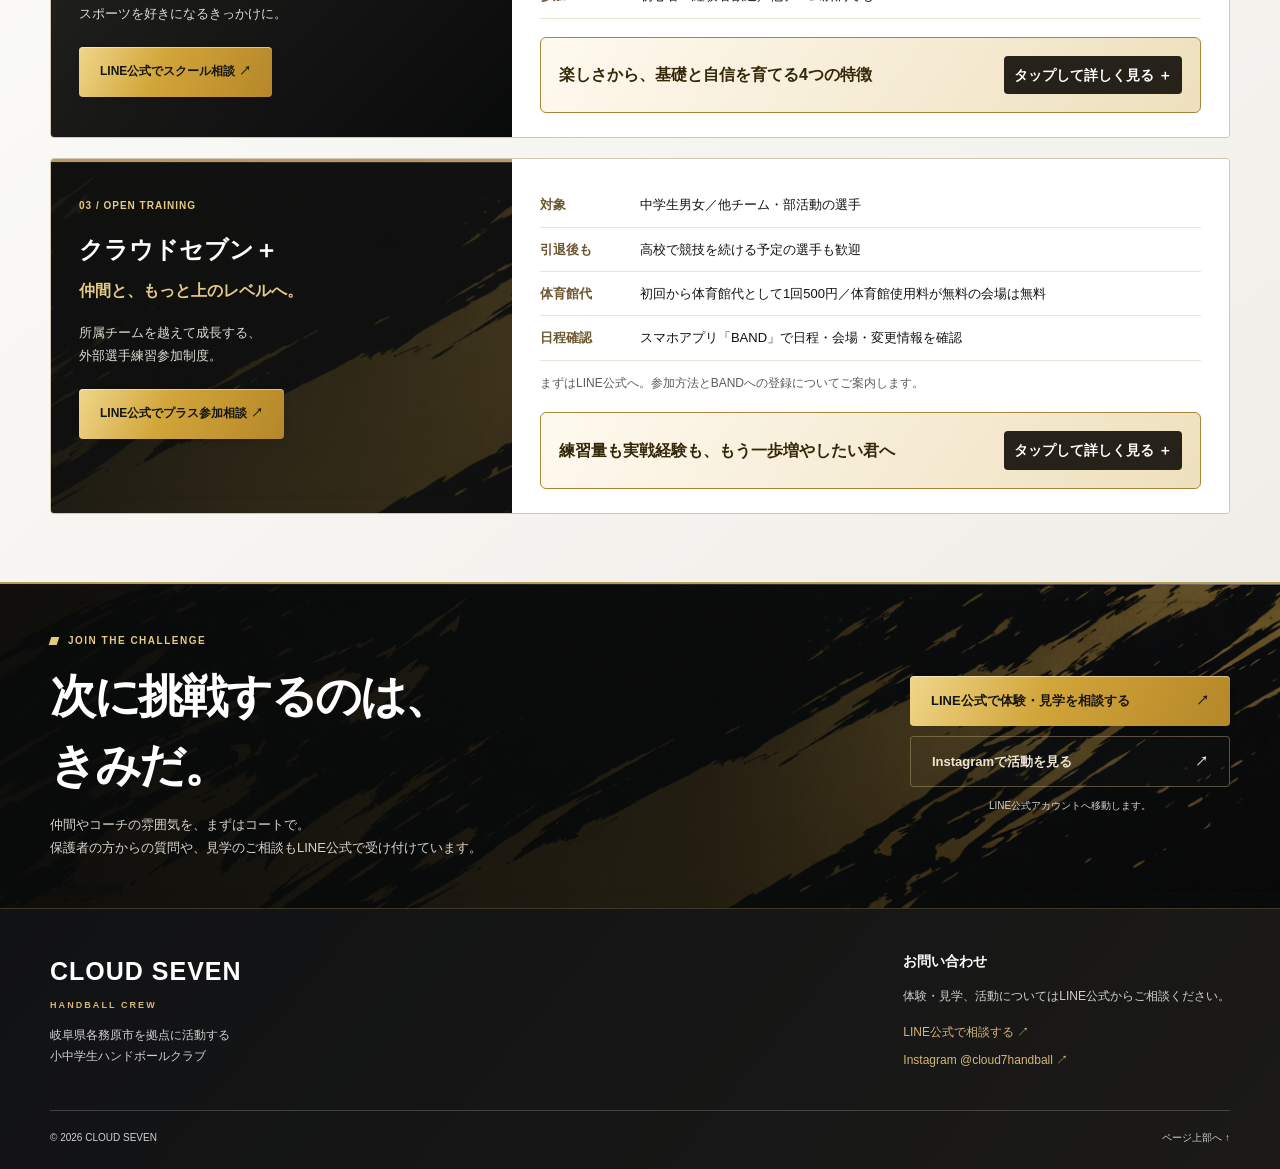
<file: programs.html>
<!doctype html>
<html lang="ja">

<head>
  <meta charset="utf-8">
  <meta name="viewport" content="width=device-width, initial-scale=1">
  <meta name="theme-color" content="#171717">

  <title>募集カテゴリー | 中学生・小学生ハンドボール | CLOUD SEVEN</title>

  <meta name="description"
    content="CLOUD SEVENの募集カテゴリーをご紹介します。岐阜・各務原を中心に、中学生男子チーム、小学生男女スクール、CLOUD SEVEN PLUS、女子活動を展開。活動内容や参加方法、体験についてご案内します。">

  <link rel="canonical" href="https://cloudseven-handball.jp/programs.html">

  <meta property="og:type" content="website">
  <meta property="og:site_name" content="CLOUD SEVEN">
  <meta property="og:title" content="募集カテゴリー | 中学生・小学生ハンドボール | CLOUD SEVEN">
  <meta property="og:description" content="中学生男子、小学生男女、CLOUD SEVEN PLUS、女子活動。CLOUD SEVENの各カテゴリーと参加方法をご紹介します。">
  <meta property="og:url" content="https://cloudseven-handball.jp/programs.html">
  <meta property="og:image" content="https://cloudseven-handball.jp/assets/images/hero-handball.png">
  <meta property="og:locale" content="ja_JP">

  <meta name="twitter:card" content="summary_large_image">

  <link rel="icon" href="assets/images/favicon.svg" type="image/svg+xml">
  <link rel="stylesheet" href="assets/css/style.css?v=20261121-programs">
  <script src="assets/js/main.js?v=20260925-pages" defer></script>
</head>

<body>
  <a class="skip-link" href="#main">本文へ移動</a>
  <header class="site-header" id="top">
    <div class="header-inner wrap">
      <a class="brand" href="index.html" aria-label="CLOUD SEVEN ホーム"><img class="brand-logo"
          src="assets/images/cloud-seven-wordmark.jpg" alt="" width="1333" height="260"></a>
      <button class="menu-toggle" type="button" aria-expanded="false" aria-controls="global-nav"
        aria-label="メニューを開く"><span></span><span></span><span></span></button>
      <nav class="global-nav" id="global-nav" aria-label="メインメニュー"><a href="index.html">ホーム</a><a
          href="club.html">クラブについて</a><a href="programs.html">募集カテゴリー</a><a href="stories.html">選手の声・進路</a><a
          href="index.html#activities">GALLERY</a><a href="visit.html">参加ガイド・FAQ</a><a class="nav-cta"
          href="#contact">お問い合わせ</a></nav>
    </div>
  </header>

  <main id="main">
    <div class="page-heading">
      <div class="wrap"><a class="breadcrumb" href="index.html">HOME</a><span> / 募集カテゴリー</span>
        <p class="eyebrow">FIND YOUR PLACE</p>
        <h1>自分に合う挑戦を。</h1>
        <p>募集カテゴリー</p>
      </div>
    </div>
    <section class="section program-section" aria-labelledby="program-title">
      <div class="wrap">
        <div class="section-heading">
          <div>
            <p class="eyebrow">CHOOSE YOUR CHALLENGE</p>
            <h2 class="section-title" id="program-title">君の「やってみたい」に、<br>合う入り口を。</h2>
          </div>
          <p>チームで全国へ。楽しく基礎から。<br>所属チームを越えて、もう一歩。</p>
        </div>
        <article class="program-card" id="junior-program">
          <div class="program-intro"><span class="program-index">01 / JUNIOR HIGH</span>
            <h3>中学生チーム<br><em>新しい仲間と、次の挑戦へ。</em></h3>
            <p>自分たちで考え、つくるチーム。<br>その中心で、挑戦しよう。</p><a class="button button-gold" href="https://lin.ee/qdpR7K7"
              target="_blank" rel="noopener noreferrer">LINE公式で体験相談 ↗</a>
          </div>
          <div class="program-content">
            <dl class="program-facts">
              <div>
                <dt>対象</dt>
                <dd>中学生男女</dd>
              </div>
              <div>
                <dt>定員</dt>
                <dd>男女別・最大12名程度／先着順</dd>
              </div>
              <div>
                <dt>受付</dt>
                <dd>定員に達し次第終了・個別体験は随時</dd>
              </div>
              <div>
                <dt>男子チーム</dt>
                <dd>月6,000円／土日祝日・6〜8時間</dd>
              </div>
            </dl>
            <p class="program-note">女子は他チームと合同で活動中です。現在の募集状況や女子の活動条件はLINE公式でご案内します。</p>
            <figure class="program-photo"><img src="assets/images/junior-huddle-202611.png" alt="試合前に円陣を組むクラウドセブンの選手たち" loading="lazy" width="1536" height="1024"><figcaption>一人で頑張るだけでなく、仲間と考え、声を掛け合う。</figcaption></figure>
            <p class="program-current">1年生中心のチームに、最近は2年生も数人加入。学年を越えた関わりが増え、練習にも活気が生まれています。</p>
            <details class="program-detail">
              <summary><span class="detail-title">今のチームと、練習で育つ力</span><span class="detail-action"><span class="detail-open-label">タップして詳しく見る ＋</span><span class="detail-close-label">詳しい説明を閉じる −</span></span></summary>
              <div>
                <h4>新しく加わる仲間と、一緒にチームをつくる</h4>
                <p>1年生を中心に挑戦してきたチームに、2年生の仲間も加わりました。違う経験や考え方に触れながら、互いの良さを学んでいます。新しく入る選手にも、自分の意見や「やってみたい」を伝えてほしいと考えています。</p>
                <h4>午前の基礎を、午後のプレーにつなげる</h4>
                <div class="practice-flow"><section><h5>午前｜基礎をじっくり</h5><p>基本の動きを繰り返し、自分の課題に向き合う時間。土台を積み重ねることを大切にしています。</p></section><section><h5>午後｜複合練習へ</h5><p>身につけた動きを組み合わせ、仲間と連携する練習へ。状況を見て考え、選んでプレーする力につなげます。</p></section></div>
                <p class="program-note">上記は普段の練習の流れです。当日の内容・時間は日程や会場によって異なります。</p>
                <h4>学年や所属を越えて、実戦経験を重ねる</h4>
                <p>人数が足りない場面では、クラウドセブンプラスの選手や、ハンドボールでの進学に向けて練習を続ける3年生と一緒に活動。さまざまな相手とプレーすることで、チーム内だけでは気づかなかった課題にも出会えます。</p>
                <h4>真剣に、楽しく。ミスの次に挑戦できる雰囲気</h4>
                <p>真剣に取り組む中でも、前向きな言葉を掛け合うことを大切にしています。ミスをして終わりではなく、「次はどうするか」を考えて、もう一度挑戦する。その積み重ねを、仲間と支え合います。</p>
                <h4>全国を目指す環境と、選手主体の挑戦</h4>
                <p>技術・体力・戦術を科学的に伸ばす指導に加え、練習メニューの提案や試合後の振り返りも選手自身で。自由に意見を伝えることと、責任を持って行動することを大切にします。</p>
                <h4>保護者の皆さまへ</h4>
                <p>お子さまが失敗したとき、周りがどう声を掛けるか。分からないことを質問できるか。体験では、プレーの上手さだけでなく、そんな関わり方も見ていただきたいと思っています。勝敗とともに、自分で考え、仲間に伝え、立て直す力を育んでいきます。</p>
                <p>練習時間や送迎など、通い続けられるか気になることもご相談ください。無料送迎は最寄りの場所で待ち合わせて行っています。対応できる場所・日程は個別にご案内します。</p>
                <a class="program-consult" href="https://lin.ee/qdpR7K7" target="_blank" rel="noopener noreferrer">LINE公式で「中学生の体験希望」と相談する</a>
              </div>
            </details>
          </div>
        </article>
        <article class="program-card" id="kids-program">
          <div class="program-intro"><span class="program-index">02 / ELEMENTARY</span>
            <h3>小学生男女スクール<br><em>まずは「楽しい！」から。</em></h3>
            <p>ボールに触れる。その一歩が、<br>スポーツを好きになるきっかけに。</p><a class="button button-gold" href="https://lin.ee/qdpR7K7"
              target="_blank" rel="noopener noreferrer">LINE公式でスクール相談 ↗</a>
          </div>
          <div class="program-content">
            <dl class="program-facts">
              <div>
                <dt>対象</dt>
                <dd>小学1〜6年生の男女／人数制限なし</dd>
              </div>
              <div>
                <dt>活動</dt>
                <dd>月2回程度・土曜または日曜／2時間</dd>
              </div>
              <div>
                <dt>体育館代</dt>
                <dd>体育館代として1回500円／体育館使用料が無料の会場は無料</dd>
              </div>
              <div>
                <dt>参加</dt>
                <dd>初心者・経験者歓迎／他チーム所属でもOK</dd>
              </div>
            </dl>
            <details class="program-detail">
              <summary><span class="detail-title">楽しさから、基礎と自信を育てる4つの特徴</span><span class="detail-action"><span class="detail-open-label">タップして詳しく見る ＋</span><span class="detail-close-label">詳しい説明を閉じる −</span></span></summary>
              <div>
                <h4>遊びながら、基礎を身につける</h4>
                <p>低学年はボール遊びや体力づくりから。ゲーム感覚のプログラムで、投げる・受ける・走るといった基本を経験します。最初から上手にできる必要はありません。「もう一回やってみたい」という気持ちを大切にします。</p>
                <h4>学年を越えた仲間と出会う</h4>
                <p>中学生も練習に参加し、先輩からアドバイスを受けられる環境です。年齢の違う仲間と関わりながら、声を掛ける、相手に合わせる、一緒に喜ぶ経験を重ねます。新規参加のお子さまも増えています。</p>
                <h4>中学生クラスへのステップアップ</h4>
                <p>成長に合わせて次の挑戦をサポート。中学生になったときは、中学生クラスへ優先的に入部できます。</p>
                <h4>いろいろな球技を楽しむ</h4>
                <p>バスケットボールやサッカーなども取り入れ、体を動かす楽しさを広げます。</p>
                <h4>保護者の皆さまへ｜まずは「また行きたい」を</h4>
                <p>運動が得意かどうかよりも、お子さまが楽しめる場所かを確かめに来てください。小さな「できた！」や、仲間と笑い合う時間が、次の挑戦への自信につながります。友達と一緒の体験も歓迎します。</p>
                <p>月2回程度、土曜または日曜の2時間。他のチームに所属したまま参加できます。1回500円は体育館代の負担で、体育館使用料が無料の会場では無料です。</p>
                <p>持ち物は体育館シューズ・タオル・飲み物。学年と参加希望をLINE公式でお知らせいただければ、日程や会場をご案内します。</p>
                <a class="program-consult" href="https://lin.ee/qdpR7K7" target="_blank" rel="noopener noreferrer">LINE公式で「小学生スクール希望」と相談する</a>
              </div>
            </details>
          </div>
        </article>
        <article class="program-card program-plus" id="plus-program">
          <div class="program-intro"><span class="program-index">03 / OPEN TRAINING</span>
            <h3>クラウドセブン＋<br><em>仲間と、もっと上のレベルへ。</em></h3>
            <p>所属チームを越えて成長する、<br>外部選手練習参加制度。</p><a class="button button-gold" href="https://lin.ee/qdpR7K7"
              target="_blank" rel="noopener noreferrer">LINE公式でプラス参加相談 ↗</a>
          </div>
          <div class="program-content">
            <dl class="program-facts">
              <div>
                <dt>対象</dt>
                <dd>中学生男女／他チーム・部活動の選手</dd>
              </div>
              <div>
                <dt>引退後も</dt>
                <dd>高校で競技を続ける予定の選手も歓迎</dd>
              </div>
              <div>
                <dt>体育館代</dt>
                <dd>初回から体育館代として1回500円／体育館使用料が無料の会場は無料</dd>
              </div>
              <div>
                <dt>日程確認</dt>
                <dd>スマホアプリ「BAND」で日程・会場・変更情報を確認</dd>
              </div>
            </dl>
            <p class="program-note">まずはLINE公式へ。参加方法とBANDへの登録についてご案内します。</p>
            <details class="program-detail">
              <summary><span class="detail-title">練習量も実戦経験も、もう一歩増やしたい君へ</span><span class="detail-action"><span class="detail-open-label">タップして詳しく見る ＋</span><span class="detail-close-label">詳しい説明を閉じる −</span></span></summary>
              <div>
                <h4>全国を目指す仲間と、実戦的に</h4>
                <p>クラウドセブンの選手とともに、高水準の練習環境で切磋琢磨。外部選手が加わることで6対6などの試合形式も充実し、互いに経験を積むことができます。</p>
                <h4>こんな選手を歓迎します</h4>
                <ul>
                  <li>所属チームや部活動以外にも練習の場を求めている</li>
                  <li>試合で活躍するため、実戦経験を増やしたい</li>
                  <li>違うチームの選手と一緒にプレーしたい</li>
                  <li>中学引退後も、高校に向けて練習を続けたい</li>
                </ul>
                <p>選手の成長と、クラウドセブンの練習の充実を両立する制度です。あなたの挑戦を歓迎します。一緒に、次のステージへ。</p>
                <h4>高校へ進むまでの時間を、次の準備に</h4>
                <p>中学の活動を引退した後も、高校でハンドボールを続けるために参加している選手がいます。ボールに触れ、仲間と連携し、実戦の中で判断する。次の環境へ向かうまで、競技に向き合う時間をつくれます。</p>
                <h4>保護者の皆さまへ｜「もっとやりたい」を応援する選択肢</h4>
                <p>今の所属チームを大切にしながら、別の仲間やプレーに出会える練習の場です。お子さまが何を伸ばしたいのか、どんな経験を求めているのかを、ぜひお聞かせください。現在の活動や進学準備との両立についても、参加前にご相談いただけます。</p>
                <h4>参加までの流れ</h4>
                <ol><li>LINE公式で、学年・所属チーム・参加希望をお知らせください。</li><li>参加方法と、日程確認用アプリ「BAND」の登録をご案内します。</li><li>日程・会場を確認し、体育館シューズ・タオル・飲み物を持ってご参加ください。</li></ol>
                <p>初回から、体育館代として1回500円をご負担いただきます。体育館使用料が無料の会場では無料です。</p>
                <a class="program-consult" href="https://lin.ee/qdpR7K7" target="_blank" rel="noopener noreferrer">LINE公式で「プラス参加希望」と相談する</a>
              </div>
            </details>
          </div>
        </article>
      </div>
    </section>
    <section class="trial" id="trial" aria-labelledby="trial-title">
      <div class="wrap trial-inner">
        <div>
          <p class="eyebrow light">JOIN THE CHALLENGE</p>
          <h2 id="trial-title">次に挑戦するのは、<br>きみだ。</h2>
          <p>仲間やコーチの雰囲気を、まずはコートで。<br>保護者の方からの質問や、見学のご相談もLINE公式で受け付けています。</p>
        </div>
        <div class="trial-actions"><a class="button button-gold" href="https://lin.ee/qdpR7K7" target="_blank"
            rel="noopener noreferrer">LINE公式で体験・見学を相談する <span aria-hidden="true">↗</span></a><a
            class="button button-outline" href="https://www.instagram.com/cloud7handball/" target="_blank"
            rel="noopener noreferrer">Instagramで活動を見る <span
              aria-hidden="true">↗</span></a><small>LINE公式アカウントへ移動します。</small></div>
      </div>
    </section>
  </main>

  <footer class="site-footer" id="contact">
    <div class="wrap">
      <div class="footer-main">
        <div><a class="footer-brand" href="index.html">CLOUD SEVEN<span>HANDBALL CREW</span></a>
          <p>岐阜県各務原市を拠点に活動する<br>小中学生ハンドボールクラブ</p>
        </div>
        <div class="footer-contact">
          <h2>お問い合わせ</h2>
          <p>体験・見学、活動についてはLINE公式からご相談ください。</p><a class="footer-social" href="https://lin.ee/qdpR7K7" target="_blank"
            rel="noopener noreferrer">LINE公式で相談する ↗</a><a class="footer-social"
            href="https://www.instagram.com/cloud7handball/" target="_blank" rel="noopener noreferrer">Instagram
            @cloud7handball ↗</a>
        </div>
      </div>
      <div class="footer-bottom"><span>© <span id="year">2026</span> CLOUD SEVEN</span><a href="#"
          onclick="window.scrollTo({top: 0, behavior: 'smooth'}); return false;">ページ上部へ ↑</a></div>
    </div>
  </footer>
  <a class="mobile-trial" href="https://lin.ee/qdpR7K7" target="_blank"
    rel="noopener noreferrer"><span>体験・見学｜LINE公式で相談する</span><span aria-hidden="true">↗</span></a>
</body>

</html>
</file>
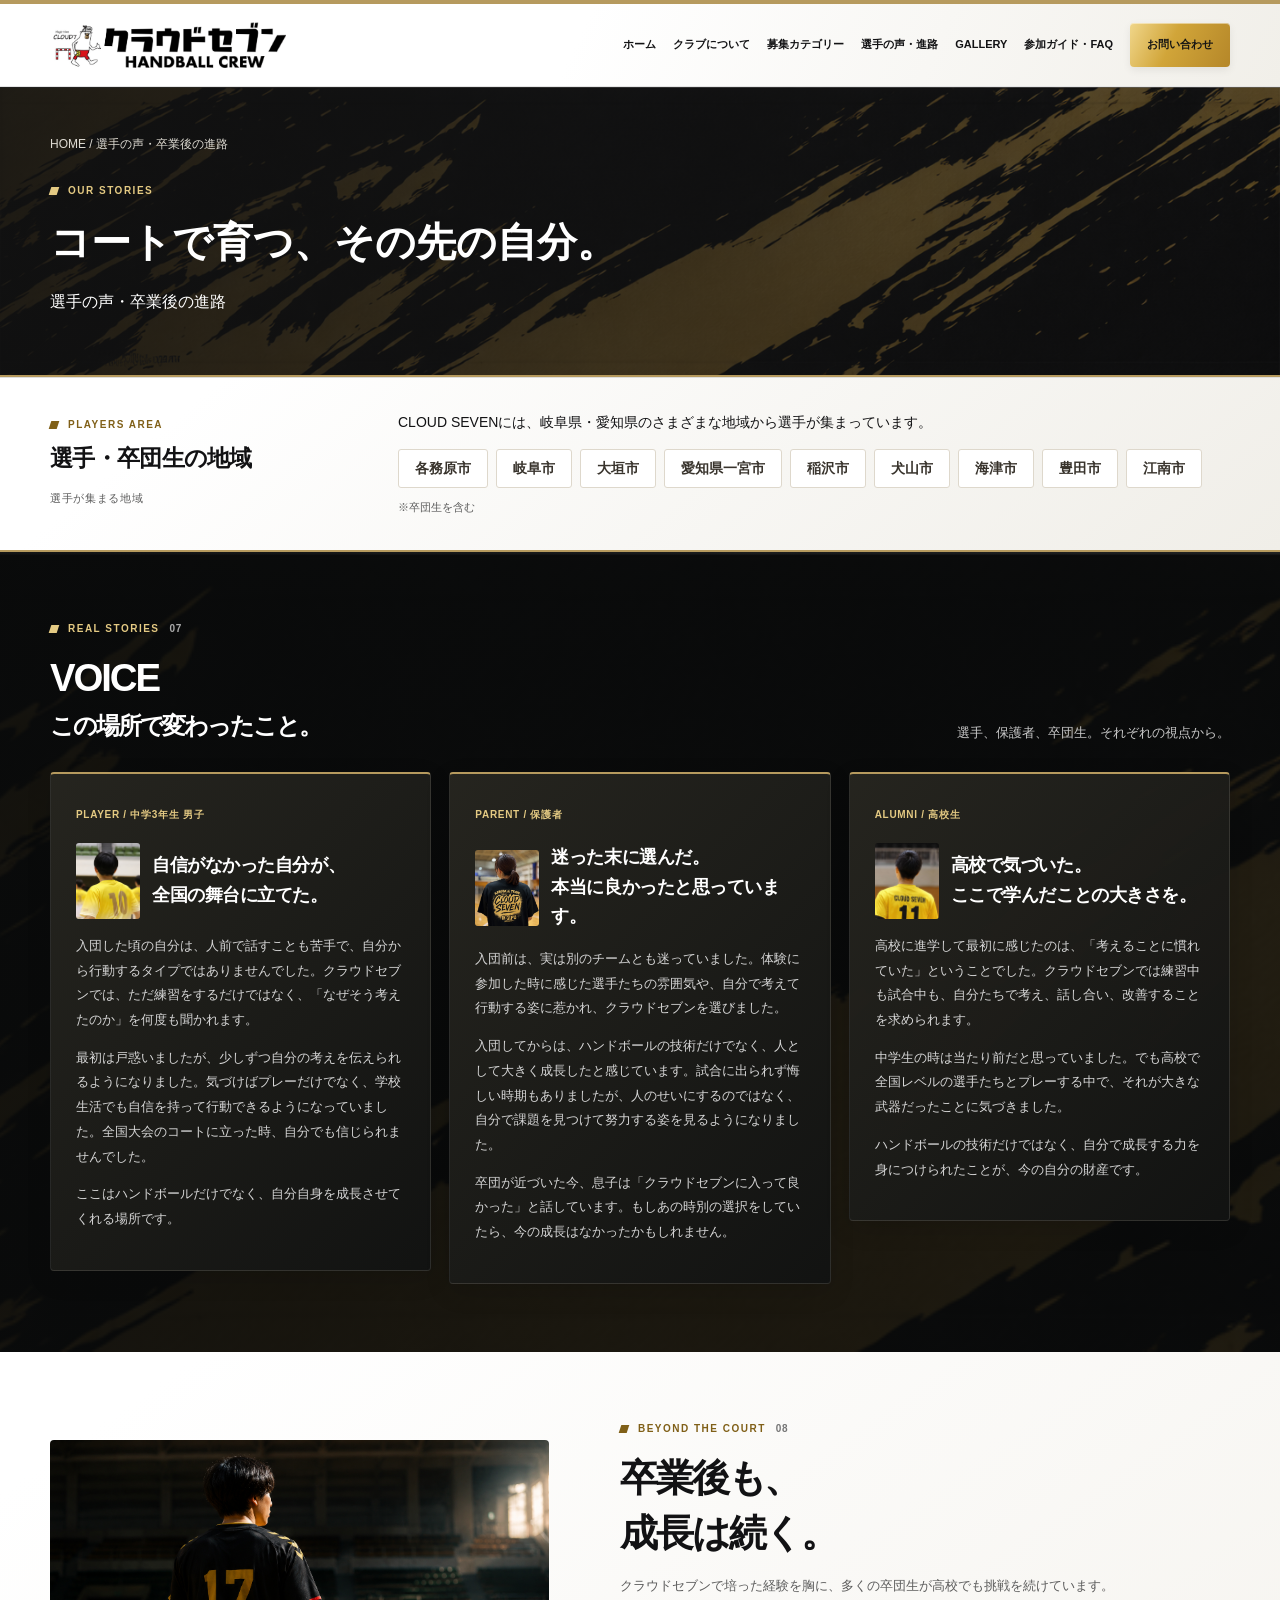
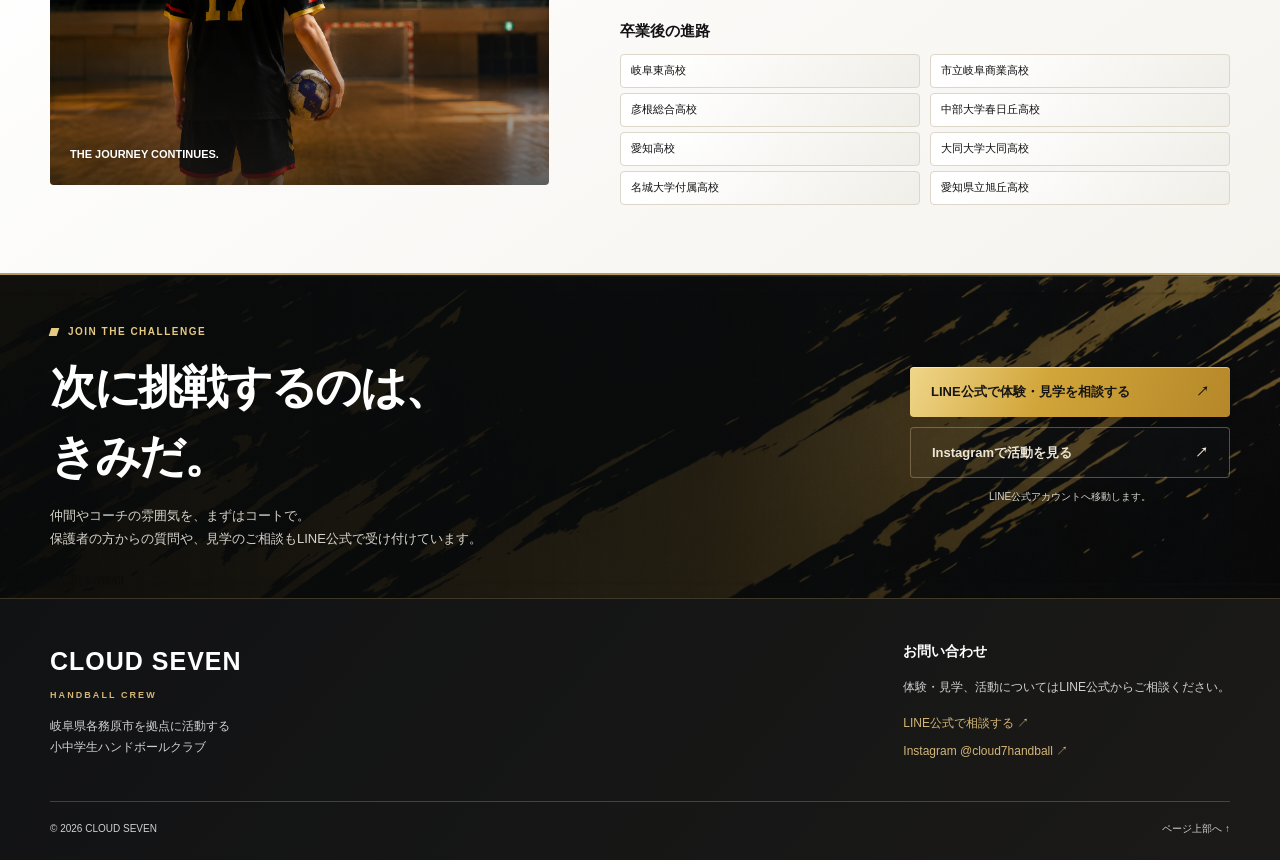
<file: stories.html>
<!doctype html>
<html lang="ja">

<head>
  <meta charset="utf-8">
  <meta name="viewport" content="width=device-width, initial-scale=1">
  <meta name="theme-color" content="#171717">

  <title>選手・保護者・卒団生の声と進路 | CLOUD SEVEN</title>

  <meta name="description"
    content="CLOUD SEVENで活動する選手・保護者・卒団生の声をご紹介します。ハンドボールを通して感じた成長や全国への挑戦、卒団後の高校進学・競技継続など、クラブでの経験を紹介しています。">

  <link rel="canonical" href="https://cloudseven-handball.jp/stories.html">

  <meta property="og:type" content="website">
  <meta property="og:site_name" content="CLOUD SEVEN">
  <meta property="og:title" content="選手・保護者・卒団生の声と進路 | CLOUD SEVEN">
  <meta property="og:description" content="選手・保護者・卒団生が語るCLOUD SEVENでの経験と成長。卒団後の進路についてもご紹介します。">
  <meta property="og:url" content="https://cloudseven-handball.jp/stories.html">
  <meta property="og:image" content="https://cloudseven-handball.jp/assets/images/hero-handball.png">
  <meta property="og:locale" content="ja_JP">

  <meta name="twitter:card" content="summary_large_image">

  <link rel="icon" href="assets/images/favicon.svg" type="image/svg+xml">
  <link rel="stylesheet" href="assets/css/style.css?v=20260925-pages">
  <script src="assets/js/main.js?v=20260925-pages" defer></script>
</head>

<body>
  <a class="skip-link" href="#main">本文へ移動</a>
  <header class="site-header" id="top">
    <div class="header-inner wrap">
      <a class="brand" href="index.html" aria-label="CLOUD SEVEN ホーム"><img class="brand-logo"
          src="assets/images/cloud-seven-wordmark.jpg" alt="" width="1333" height="260"></a>
      <button class="menu-toggle" type="button" aria-expanded="false" aria-controls="global-nav"
        aria-label="メニューを開く"><span></span><span></span><span></span></button>
      <nav class="global-nav" id="global-nav" aria-label="メインメニュー"><a href="index.html">ホーム</a><a
          href="club.html">クラブについて</a><a href="programs.html">募集カテゴリー</a><a href="stories.html">選手の声・進路</a><a
          href="index.html#activities">GALLERY</a><a href="visit.html">参加ガイド・FAQ</a><a class="nav-cta"
          href="#contact">お問い合わせ</a></nav>
    </div>
  </header>

  <main id="main">
    <div class="page-heading">
      <div class="wrap"><a class="breadcrumb" href="index.html">HOME</a><span> / 選手の声・卒業後の進路</span>
        <p class="eyebrow">OUR STORIES</p>
        <h1>コートで育つ、その先の自分。</h1>
        <p>選手の声・卒業後の進路</p>
      </div>
    </div>
    <section class="area-panel players-area" id="players-area" aria-labelledby="players-area-title">
      <div class="wrap area-layout">
        <div class="area-heading">
          <p class="eyebrow">PLAYERS AREA</p>
          <h2 id="players-area-title">選手・卒団生の地域</h2><span class="area-label">選手が集まる地域</span>
        </div>
        <div class="area-content">
          <p>CLOUD SEVENには、岐阜県・愛知県のさまざまな地域から選手が集まっています。</p>
          <ul class="area-chips" aria-label="選手・卒団生の地域">
            <li>各務原市</li>
            <li>岐阜市</li>
            <li>大垣市</li>
            <li>愛知県一宮市</li>
            <li>稲沢市</li>
            <li>犬山市</li>
            <li>海津市</li>
            <li>豊田市</li>
            <li>江南市</li>
          </ul>
          <p class="area-note">※卒団生を含む</p>
        </div>
      </div>
    </section>
    <section class="section voice" id="voice" aria-labelledby="voice-title">
      <div class="wrap">
        <div class="section-heading">
          <div>
            <p class="eyebrow light">REAL STORIES <span>07</span></p>
            <h2 id="voice-title" class="section-title">VOICE<span class="voice-subtitle">この場所で変わったこと。</span></h2>
          </div>
          <p>選手、保護者、卒団生。それぞれの視点から。</p>
        </div>
        <div class="voice-cards">
          <article class="voice-card"><span class="voice-type">PLAYER / 中学3年生 男子</span>
            <div class="voice-heading"><img class="voice-photo" src="assets/images/2026年6月7日-22_23_42.jpg"
                alt="黄色のユニフォームを着た背番号10の選手の後ろ姿" width="64" height="76" loading="lazy">
              <h3>自信がなかった自分が、<br>全国の舞台に立てた。</h3>
            </div>
            <div class="voice-body">
              <p>入団した頃の自分は、人前で話すことも苦手で、自分から行動するタイプではありませんでした。クラウドセブンでは、ただ練習をするだけではなく、「なぜそう考えたのか」を何度も聞かれます。</p>
              <p>
                最初は戸惑いましたが、少しずつ自分の考えを伝えられるようになりました。気づけばプレーだけでなく、学校生活でも自信を持って行動できるようになっていました。全国大会のコートに立った時、自分でも信じられませんでした。
              </p>
              <p>ここはハンドボールだけでなく、自分自身を成長させてくれる場所です。</p>
            </div>
          </article>
          <article class="voice-card"><span class="voice-type">PARENT / 保護者</span>
            <div class="voice-heading"><img class="voice-photo"
                src="assets/images/ChatGPT%20Image%202026年6月7日%2022_30_44.png" alt="CLOUD SEVENのTシャツを着て体育館を見つめる保護者の後ろ姿"
                width="64" height="76" loading="lazy">
              <h3>迷った末に選んだ。<br>本当に良かったと思っています。</h3>
            </div>
            <div class="voice-body">
              <p>入団前は、実は別のチームとも迷っていました。体験に参加した時に感じた選手たちの雰囲気や、自分で考えて行動する姿に惹かれ、クラウドセブンを選びました。</p>
              <p>
                入団してからは、ハンドボールの技術だけでなく、人として大きく成長したと感じています。試合に出られず悔しい時期もありましたが、人のせいにするのではなく、自分で課題を見つけて努力する姿を見るようになりました。
              </p>
              <p>卒団が近づいた今、息子は「クラウドセブンに入って良かった」と話しています。もしあの時別の選択をしていたら、今の成長はなかったかもしれません。</p>
            </div>
          </article>
          <article class="voice-card"><span class="voice-type">ALUMNI / 高校生</span>
            <div class="voice-heading"><img class="voice-photo" src="assets/images/ChatGPT-Image-2026年6月7日-22_38_27.jpg"
                alt="CLOUD SEVENの黄色い背番号11のシャツを着た選手の後ろ姿" width="64" height="76" loading="lazy">
              <h3>高校で気づいた。<br>ここで学んだことの大きさを。</h3>
            </div>
            <div class="voice-body">
              <p>高校に進学して最初に感じたのは、「考えることに慣れていた」ということでした。クラウドセブンでは練習中も試合中も、自分たちで考え、話し合い、改善することを求められます。</p>
              <p>中学生の時は当たり前だと思っていました。でも高校で全国レベルの選手たちとプレーする中で、それが大きな武器だったことに気づきました。</p>
              <p>ハンドボールの技術だけではなく、自分で成長する力を身につけられたことが、今の自分の財産です。</p>
            </div>
          </article>
        </div>
      </div>
    </section>
    <section class="section pathways" id="pathways" aria-labelledby="pathways-title">
      <div class="wrap pathways-grid">
        <div class="pathways-photo"><img src="assets/images/ChatGPT%20Image%202026年6月27日%2011_21_17.png"
            alt="体育館でボールを手に、次のステージを見つめる背番号17の選手" loading="lazy"><span>THE JOURNEY CONTINUES.</span></div>
        <div class="pathways-content">
          <p class="eyebrow">BEYOND THE COURT <span>08</span></p>
          <h2 id="pathways-title" class="section-title">卒業後も、<br>成長は続く。</h2>
          <p>クラウドセブンで培った経験を胸に、多くの卒団生が高校でも挑戦を続けています。</p>
          <h3>卒業後の進路</h3>
          <ul class="school-list">
            <li>岐阜東高校</li>
            <li>市立岐阜商業高校</li>
            <li>彦根総合高校</li>
            <li>中部大学春日丘高校</li>
            <li>愛知高校</li>
            <li>大同大学大同高校</li>
            <li>名城大学付属高校</li>
            <li>愛知県立旭丘高校</li>
          </ul>
        </div>
      </div>
    </section>
    <section class="trial" id="trial" aria-labelledby="trial-title">
      <div class="wrap trial-inner">
        <div>
          <p class="eyebrow light">JOIN THE CHALLENGE</p>
          <h2 id="trial-title">次に挑戦するのは、<br>きみだ。</h2>
          <p>仲間やコーチの雰囲気を、まずはコートで。<br>保護者の方からの質問や、見学のご相談もLINE公式で受け付けています。</p>
        </div>
        <div class="trial-actions"><a class="button button-gold" href="https://lin.ee/qdpR7K7" target="_blank"
            rel="noopener noreferrer">LINE公式で体験・見学を相談する <span aria-hidden="true">↗</span></a><a
            class="button button-outline" href="https://www.instagram.com/cloud7handball/" target="_blank"
            rel="noopener noreferrer">Instagramで活動を見る <span
              aria-hidden="true">↗</span></a><small>LINE公式アカウントへ移動します。</small></div>
      </div>
    </section>
  </main>

  <footer class="site-footer" id="contact">
    <div class="wrap">
      <div class="footer-main">
        <div><a class="footer-brand" href="index.html">CLOUD SEVEN<span>HANDBALL CREW</span></a>
          <p>岐阜県各務原市を拠点に活動する<br>小中学生ハンドボールクラブ</p>
        </div>
        <div class="footer-contact">
          <h2>お問い合わせ</h2>
          <p>体験・見学、活動についてはLINE公式からご相談ください。</p><a class="footer-social" href="https://lin.ee/qdpR7K7" target="_blank"
            rel="noopener noreferrer">LINE公式で相談する ↗</a><a class="footer-social"
            href="https://www.instagram.com/cloud7handball/" target="_blank" rel="noopener noreferrer">Instagram
            @cloud7handball ↗</a>
        </div>
      </div>
      <div class="footer-bottom"><span>© <span id="year">2026</span> CLOUD SEVEN</span><a href="#"
          onclick="window.scrollTo({top: 0, behavior: 'smooth'}); return false;">ページ上部へ ↑</a></div>
    </div>
  </footer>
  <a class="mobile-trial" href="https://lin.ee/qdpR7K7" target="_blank"
    rel="noopener noreferrer"><span>体験・見学｜LINE公式で相談する</span><span aria-hidden="true">↗</span></a>
</body>

</html>
</file>
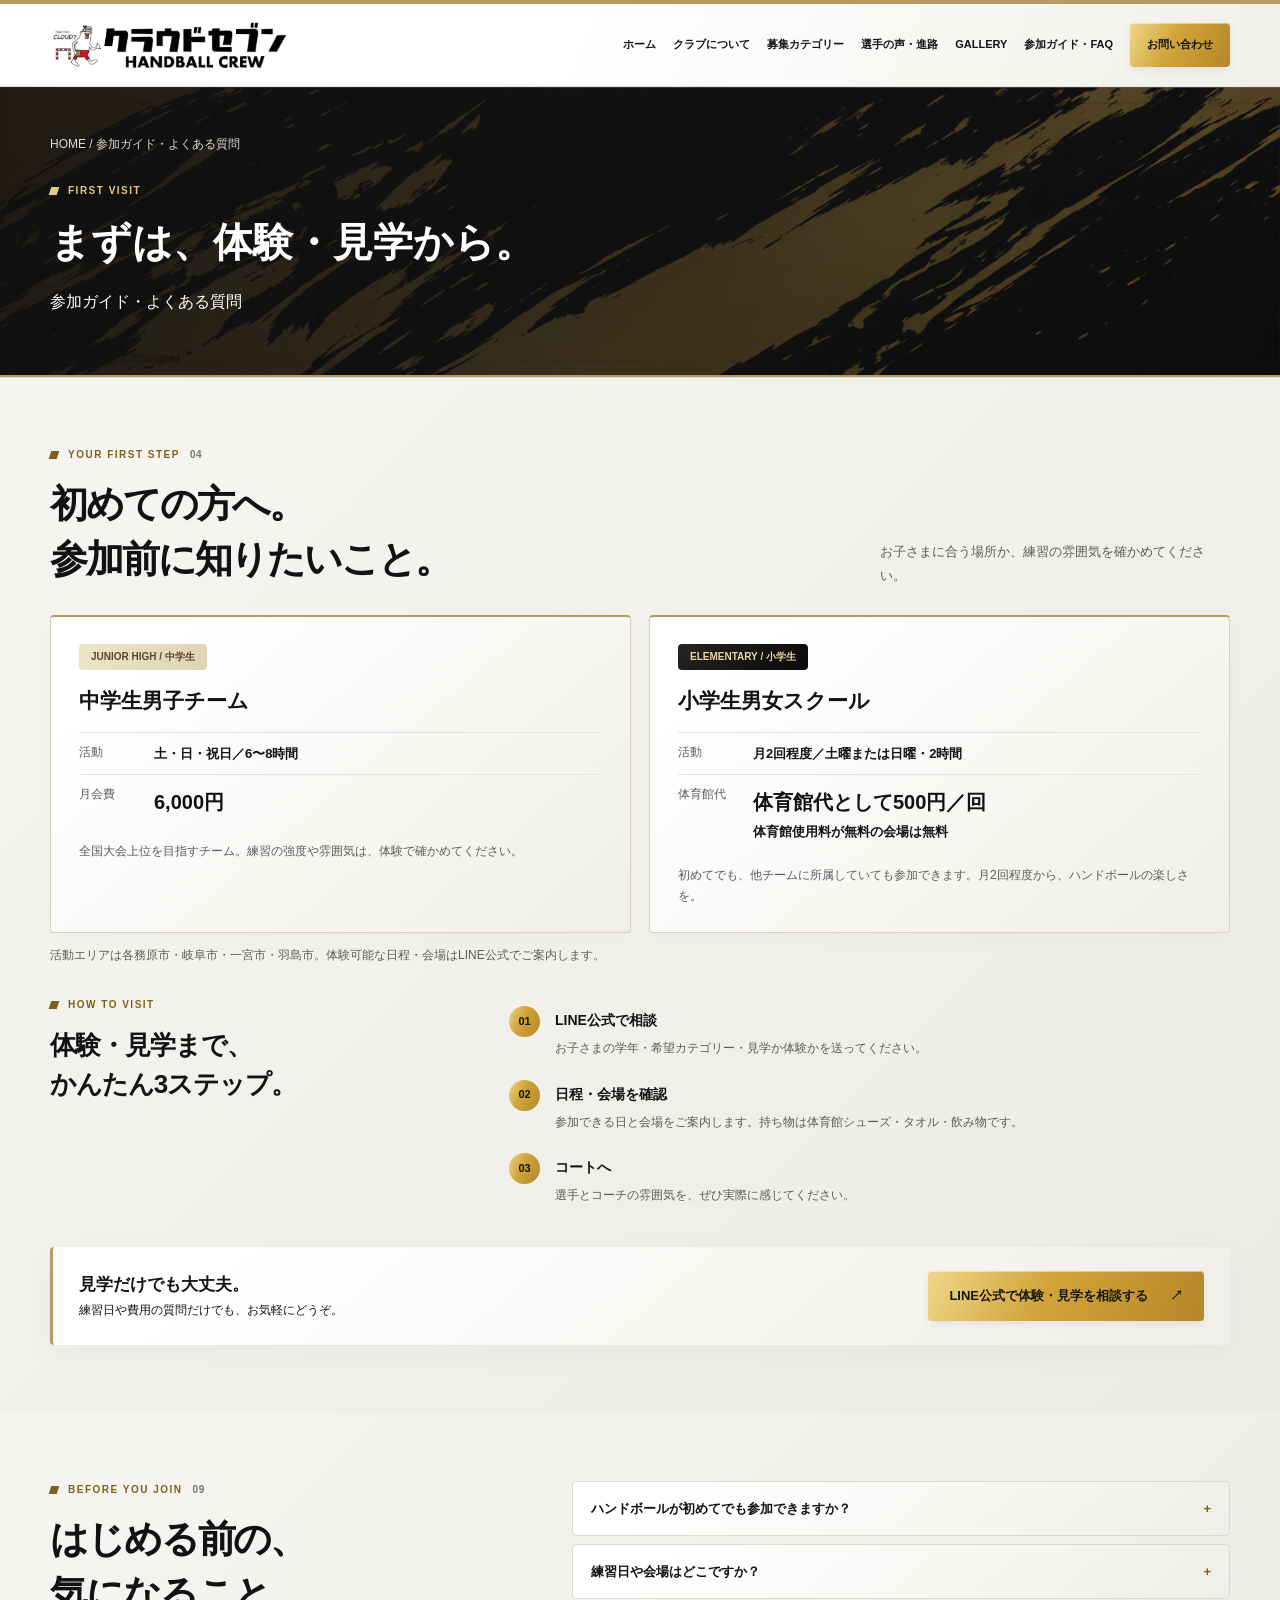
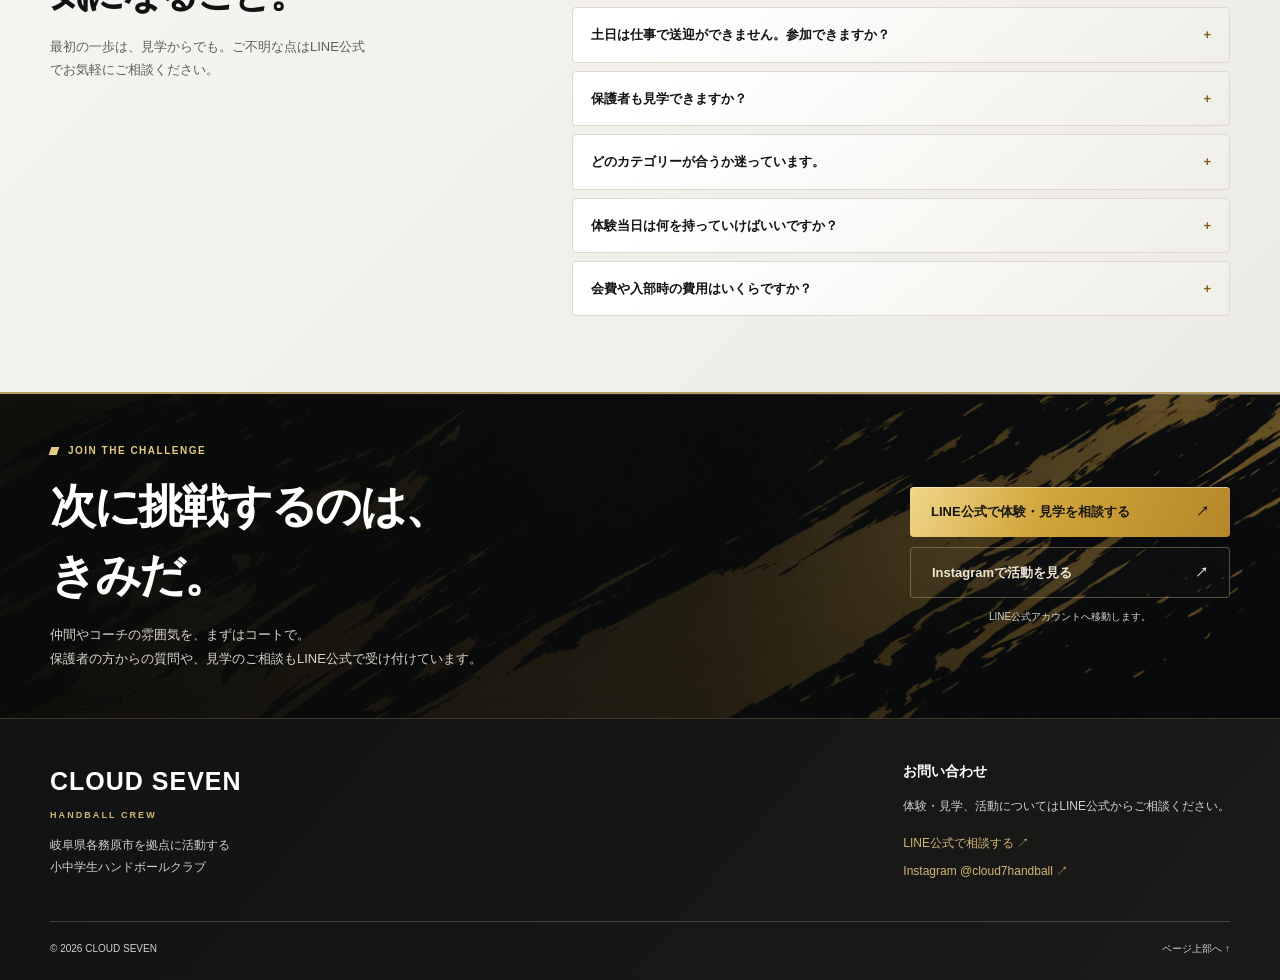
<file: visit.html>
<!doctype html>
<html lang="ja">

<head>
  <meta charset="utf-8">
  <meta name="viewport" content="width=device-width, initial-scale=1">
  <meta name="theme-color" content="#171717">

  <title>体験・見学・参加ガイド | CLOUD SEVEN ハンドボールクラブ</title>

  <meta name="description"
    content="CLOUD SEVENの体験・見学、活動日、費用、持ち物、よくある質問をご案内します。岐阜県各務原市を中心に活動する小中学生ハンドボールクラブ。見学のみでも歓迎しています。">

  <link rel="canonical" href="https://cloudseven-handball.jp/visit.html">

  <meta property="og:type" content="website">
  <meta property="og:site_name" content="CLOUD SEVEN">
  <meta property="og:title" content="体験・見学・参加ガイド | CLOUD SEVEN">
  <meta property="og:description" content="活動日・費用・持ち物・よくある質問など、CLOUD SEVENへの参加前に知りたい情報をご案内します。">
  <meta property="og:url" content="https://cloudseven-handball.jp/visit.html">
  <meta property="og:image" content="https://cloudseven-handball.jp/assets/images/hero-handball.png">
  <meta property="og:locale" content="ja_JP">

  <meta name="twitter:card" content="summary_large_image">

  <link rel="icon" href="assets/images/favicon.svg" type="image/svg+xml">
  <link rel="stylesheet" href="assets/css/style.css?v=20260925-pages">
  <script src="assets/js/main.js?v=20260925-pages" defer></script>
</head>

<body>
  <a class="skip-link" href="#main">本文へ移動</a>
  <header class="site-header" id="top">
    <div class="header-inner wrap">
      <a class="brand" href="index.html" aria-label="CLOUD SEVEN ホーム"><img class="brand-logo"
          src="assets/images/cloud-seven-wordmark.jpg" alt="" width="1333" height="260"></a>
      <button class="menu-toggle" type="button" aria-expanded="false" aria-controls="global-nav"
        aria-label="メニューを開く"><span></span><span></span><span></span></button>
      <nav class="global-nav" id="global-nav" aria-label="メインメニュー"><a href="index.html">ホーム</a><a
          href="club.html">クラブについて</a><a href="programs.html">募集カテゴリー</a><a href="stories.html">選手の声・進路</a><a
          href="index.html#activities">GALLERY</a><a href="visit.html">参加ガイド・FAQ</a><a class="nav-cta"
          href="#contact">お問い合わせ</a></nav>
    </div>
  </header>

  <main id="main">
    <div class="page-heading">
      <div class="wrap"><a class="breadcrumb" href="index.html">HOME</a><span> / 参加ガイド・よくある質問</span>
        <p class="eyebrow">FIRST VISIT</p>
        <h1>まずは、体験・見学から。</h1>
        <p>参加ガイド・よくある質問</p>
      </div>
    </div>
    <section class="section join-guide" id="join-guide" aria-labelledby="join-guide-title">
      <div class="wrap">
        <div class="section-heading">
          <div>
            <p class="eyebrow">YOUR FIRST STEP <span>04</span></p>
            <h2 id="join-guide-title" class="section-title">初めての方へ。<br>参加前に知りたいこと。</h2>
          </div>
          <p>お子さまに合う場所か、練習の雰囲気を確かめてください。</p>
        </div>
        <div class="join-facts">
          <article><span>JUNIOR HIGH / 中学生</span>
            <h3>中学生男子チーム</h3>
            <dl>
              <div>
                <dt>活動</dt>
                <dd>土・日・祝日／6〜8時間</dd>
              </div>
              <div>
                <dt>月会費</dt>
                <dd><strong>6,000円</strong></dd>
              </div>
            </dl>
            <p>全国大会上位を目指すチーム。練習の強度や雰囲気は、体験で確かめてください。</p>
          </article>
          <article><span>ELEMENTARY / 小学生</span>
            <h3>小学生男女スクール</h3>
            <dl>
              <div>
                <dt>活動</dt>
                <dd>月2回程度／土曜または日曜・2時間</dd>
              </div>
              <div>
                <dt>体育館代</dt>
                <dd><strong>体育館代として500円／回</strong><br>体育館使用料が無料の会場は無料</dd>
              </div>
            </dl>
            <p>初めてでも、他チームに所属していても参加できます。月2回程度から、ハンドボールの楽しさを。</p>
          </article>
        </div>
        <p class="join-venue">活動エリアは各務原市・岐阜市・一宮市・羽島市。体験可能な日程・会場はLINE公式でご案内します。</p>
        <div class="join-steps">
          <div>
            <p class="eyebrow">HOW TO VISIT</p>
            <h3>体験・見学まで、<br>かんたん3ステップ。</h3>
          </div>
          <ol>
            <li><span>01</span>
              <div><strong>LINE公式で相談</strong>
                <p>お子さまの学年・希望カテゴリー・見学か体験かを送ってください。</p>
              </div>
            </li>
            <li><span>02</span>
              <div><strong>日程・会場を確認</strong>
                <p>参加できる日と会場をご案内します。持ち物は体育館シューズ・タオル・飲み物です。</p>
              </div>
            </li>
            <li><span>03</span>
              <div><strong>コートへ</strong>
                <p>選手とコーチの雰囲気を、ぜひ実際に感じてください。</p>
              </div>
            </li>
          </ol>
        </div>
        <div class="join-action">
          <p><strong>見学だけでも大丈夫。</strong><br>練習日や費用の質問だけでも、お気軽にどうぞ。</p><a class="button button-gold"
            href="https://lin.ee/qdpR7K7" target="_blank" rel="noopener noreferrer">LINE公式で体験・見学を相談する <span
              aria-hidden="true">↗</span></a>
        </div>
      </div>
    </section>
    <section class="section faq" id="faq" aria-labelledby="faq-title">
      <div class="wrap faq-grid">
        <div>
          <p class="eyebrow">BEFORE YOU JOIN <span>09</span></p>
          <h2 id="faq-title" class="section-title">はじめる前の、<br>気になること。</h2>
          <p class="faq-intro">最初の一歩は、見学からでも。ご不明な点はLINE公式でお気軽にご相談ください。</p>
        </div>
        <div>
          <details>
            <summary>ハンドボールが初めてでも参加できますか？</summary>
            <p>小学生男女スクールは初心者も歓迎しています。他チームに所属していても参加できます。中学生の体験についても、LINE公式からご相談ください。</p>
          </details>
          <details>
            <summary>練習日や会場はどこですか？</summary>
            <p>最新の活動日程・会場は、お問い合わせ時にご案内します。</p>
          </details>
          <details>
            <summary>土日は仕事で送迎ができません。参加できますか？</summary>
            <p>無料送迎を行っています。最寄りの場所で待ち合わせをして送迎していますので、土日にお仕事がある保護者の方もご相談ください。待ち合わせ場所や送迎の日程については、LINE公式からお問い合わせください。</p>
          </details>
          <details>
            <summary>保護者も見学できますか？</summary>
            <p>見学をご希望の場合は、事前にLINE公式からご連絡ください。</p>
          </details>
          <details>
            <summary>どのカテゴリーが合うか迷っています。</summary>
            <p>学年やハンドボール経験、ご希望をお知らせください。活動についてご案内します。</p>
          </details>
          <details>
            <summary>体験当日は何を持っていけばいいですか？</summary>
            <p>体育館シューズ、タオル、飲み物をご用意ください。動きやすい服装でお越しください。</p>
          </details>
          <details>
            <summary>会費や入部時の費用はいくらですか？</summary>
            <p>中学生男子チームは月6,000円です。小学生男女スクールとクラウドセブンプラスは、体育館代のご負担として1回500円をお願いしています。体育館使用料が無料の会場では、ご負担もありません。クラウドセブンプラスは初回から同じ条件です。登録費・用具や他カテゴリーの費用はLINE公式でご確認ください。</p>
          </details>
        </div>
      </div>
    </section>
    <section class="trial" id="trial" aria-labelledby="trial-title">
      <div class="wrap trial-inner">
        <div>
          <p class="eyebrow light">JOIN THE CHALLENGE</p>
          <h2 id="trial-title">次に挑戦するのは、<br>きみだ。</h2>
          <p>仲間やコーチの雰囲気を、まずはコートで。<br>保護者の方からの質問や、見学のご相談もLINE公式で受け付けています。</p>
        </div>
        <div class="trial-actions"><a class="button button-gold" href="https://lin.ee/qdpR7K7" target="_blank"
            rel="noopener noreferrer">LINE公式で体験・見学を相談する <span aria-hidden="true">↗</span></a><a
            class="button button-outline" href="https://www.instagram.com/cloud7handball/" target="_blank"
            rel="noopener noreferrer">Instagramで活動を見る <span
              aria-hidden="true">↗</span></a><small>LINE公式アカウントへ移動します。</small></div>
      </div>
    </section>
  </main>

  <footer class="site-footer" id="contact">
    <div class="wrap">
      <div class="footer-main">
        <div><a class="footer-brand" href="index.html">CLOUD SEVEN<span>HANDBALL CREW</span></a>
          <p>岐阜県各務原市を拠点に活動する<br>小中学生ハンドボールクラブ</p>
        </div>
        <div class="footer-contact">
          <h2>お問い合わせ</h2>
          <p>体験・見学、活動についてはLINE公式からご相談ください。</p><a class="footer-social" href="https://lin.ee/qdpR7K7" target="_blank"
            rel="noopener noreferrer">LINE公式で相談する ↗</a><a class="footer-social"
            href="https://www.instagram.com/cloud7handball/" target="_blank" rel="noopener noreferrer">Instagram
            @cloud7handball ↗</a>
        </div>
      </div>
      <div class="footer-bottom"><span>© <span id="year">2026</span> CLOUD SEVEN</span><a href="#"
          onclick="window.scrollTo({top: 0, behavior: 'smooth'}); return false;">ページ上部へ ↑</a></div>
    </div>
  </footer>
  <a class="mobile-trial" href="https://lin.ee/qdpR7K7" target="_blank"
    rel="noopener noreferrer"><span>体験・見学｜LINE公式で相談する</span><span aria-hidden="true">↗</span></a>
</body>

</html>
</file>
<file: assets/css/style.css>
@charset "UTF-8";

/* CLOUD SEVEN — club palette and shared layout */
:root {
  --ink: #121214;
  --muted: #5c5c5c;
  --yellow: #f0ed00;
  --gold: #bf9b53;
  --wine: #630021;
  --accent: #806018;
  --red: #99731f;
  --cream: #f4f4f1;
  --line: #dedede;
  --white: #fff;
  --radius: 4px;
  /* Shared materials: warm metal, layered carbon and a restrained wine accent. */
  --metal: linear-gradient(115deg, #f0d68a 0%, #d1a539 42%, #b58729 100%);
  --carbon: linear-gradient(135deg, #262521 0%, #171716 48%, #090a0a 100%);
  --wine-surface: linear-gradient(125deg, #30291b 0%, #1c1b17 55%, #0d0e0e 100%);
  --light-surface: linear-gradient(140deg, #fff 15%, #f0eee8 100%);
  --metal-light: #e4ca83;
  --metal-edge: #b69a5e;
}

* {
  box-sizing: border-box;
}

html {
  scroll-behavior: smooth;
}

body {
  margin: 0;
  color: var(--ink);
  background: var(--white);
  font-family: "Hiragino Sans", "Yu Gothic", Meiryo, sans-serif;
  line-height: 1.8;
}

img {
  display: block;
  max-width: 100%;
}

a {
  color: inherit;
  text-decoration: none;
}

button {
  font: inherit;
  cursor: pointer;
}

button,
a,
summary {
  -webkit-tap-highlight-color: transparent;
}

a:focus-visible,
button:focus-visible,
summary:focus-visible,
[tabindex]:focus-visible {
  outline: 3px solid var(--accent);
  outline-offset: 5px;
}

.wrap {
  width: min(100% - 56px, 1180px);
  margin-inline: auto;
}

.section {
  padding-block: 68px;
}

section[id],
footer[id] {
  scroll-margin-top: 96px;
}

.section-title {
  margin: 0;
  font-size: clamp(27px, 3vw, 39px);
  font-weight: 900;
  letter-spacing: -.055em;
  line-height: 1.45;
}

.section-heading {
  display: flex;
  align-items: end;
  justify-content: space-between;
  gap: 28px;
  margin-bottom: 28px;
}

.section-heading>p {
  margin: 0;
  max-width: 350px;
  color: var(--muted);
  font-size: 13px;
}

.eyebrow,
.lead-label {
  display: flex;
  align-items: center;
  gap: 10px;
  margin: 0 0 12px;
  color: var(--accent);
  font-size: 10px;
  font-weight: 900;
  letter-spacing: .15em;
}

.eyebrow::before {
  content: "";
  width: 8px;
  height: 8px;
  border-radius: 50%;
  background: currentColor;
}

.eyebrow span {
  color: #757575;
  letter-spacing: .06em;
}

.section-note {
  margin: 14px 0 0;
  color: var(--muted);
  font-size: 11px;
}

.skip-link {
  position: absolute;
  top: -100px;
  left: 12px;
  z-index: 100;
  background: #fff;
  padding: 10px 20px;
}

.skip-link:focus {
  top: 12px;
}

.button {
  display: inline-flex;
  align-items: center;
  justify-content: space-between;
  gap: 22px;
  min-height: 50px;
  padding: 13px 21px;
  border-radius: 4px;
  font-size: 13px;
  font-weight: 800;
  transition: transform .2s, box-shadow .2s;
}

.button:hover {
  transform: translateY(-3px);
  box-shadow: 0 6px 0 #17171712;
}

.button-gold {
  background: var(--yellow);
  color: var(--ink);
}

.button-dark {
  background: var(--accent);
  color: #fff;
}

.button-outline {
  border: 1px solid #bbbbbb;
  background: #fff;
  color: var(--ink);
}

.button-row {
  display: flex;
  flex-wrap: wrap;
  gap: 10px;
}

.text-link {
  display: inline-flex;
  align-items: center;
  gap: 30px;
  margin-top: 15px;
  padding: 8px 0;
  border-bottom: 2px solid currentColor;
  font-size: 13px;
  color: var(--accent);
  font-weight: 800;
}

/* Compact club header */
.site-header {
  position: sticky;
  top: 0;
  z-index: 30;
  background: #fff;
  border-bottom: 1px solid #e5e5e5;
}

.header-inner {
  display: flex;
  align-items: center;
  justify-content: space-between;
  gap: 24px;
  min-height: 82px;
}

.brand {
  flex: 0 0 236px;
}

.brand-logo {
  width: 236px;
  height: auto;
}

.global-nav {
  display: flex;
  align-items: center;
  gap: 17px;
}

.global-nav a {
  white-space: nowrap;
  font-size: 11px;
  font-weight: 800;
}

.global-nav a:hover {
  color: var(--accent);
}

.global-nav .nav-cta {
  background: var(--yellow);
  color: var(--ink);
  border-radius: 4px;
  padding: 12px 17px;
}

.menu-toggle {
  display: none;
}

/* Split cover: challenge spirit and moving photography */
.hero {
  position: relative;
  isolation: isolate;
  width: min(100% - 32px, 1380px);
  margin: 16px auto 0;
  min-height: 530px;
  display: flex;
  align-items: center;
  overflow: hidden;
  border-radius: 4px;
  background: var(--yellow);
}

.hero::before {
  content: "";
  position: absolute;
  width: 480px;
  height: 480px;
  border: 1px solid #fff8;
  border-radius: 50%;
  left: -170px;
  top: -210px;
  z-index: -1;
  box-shadow: 0 0 0 36px #ffffff16, 0 0 0 72px #ffffff14;
}

.hero-content {
  position: relative;
  width: 100%;
  margin: 0;
  padding: 46px 4.5%;
  z-index: 2;
}

.hero-content>* {
  max-width: 49%;
}

.hero .eyebrow {
  color: var(--ink);
  font-size: 10px;
}

.hero h1 {
  font-size: clamp(34px, 3.75vw, 53px);
  letter-spacing: -.065em;
  font-weight: 900;
  line-height: 1.45;
  margin: 18px 0;
}

.hero h1 em {
  color: var(--ink);
  font-style: normal;
  text-decoration: underline;
  text-decoration-color: #fff;
  text-decoration-thickness: 7px;
  text-underline-offset: 8px;
}

.hero-lead {
  font-size: 15px;
  font-weight: 800;
  margin: 22px 0 5px;
}

.hero-location {
  font-size: 12px;
  margin: 0 0 24px;
}

.hero .button-gold {
  background: var(--ink);
  color: #fff;
}

.hero .button-outline {
  background: #fff9;
  border-color: transparent;
  font-size: 12px;
}

.hero-proof {
  color: var(--ink);
  font-size: 12px;
  font-weight: 800;
  margin: 13px 0 0;
}

.hero-visual {
  position: absolute;
  top: 18px;
  bottom: 18px;
  right: 18px;
  width: 48%;
  border-radius: 4px;
  overflow: hidden;
  background: var(--ink);
  z-index: 1;
}

.hero-slide {
  position: absolute;
  inset: 0;
  width: 100%;
  height: 100%;
  object-fit: cover;
  object-position: 62% center;
  opacity: 0;
  transform: scale(1.05);
  transition: opacity 1.1s ease, transform 7s ease;
}

.hero-slide:nth-child(2) {
  object-position: 50% center;
}

.hero-slide:nth-child(3) {
  object-position: 45% center;
}

.hero-slide.is-active {
  opacity: 1;
  transform: scale(1);
}

.hero-shade {
  display: none;
}

.hero-index {
  position: absolute;
  z-index: 3;
  top: 43px;
  right: 37px;
  padding: 10px 17px;
  border-radius: 4px;
  transform: rotate(5deg);
  background: #fff;
  color: var(--accent);
  font-size: 12px;
  font-weight: 900;
}

.hero-controls {
  position: absolute;
  z-index: 3;
  bottom: 34px;
  right: 35px;
  display: flex;
  align-items: center;
  gap: 8px;
  padding: 7px 10px;
  border-radius: 4px;
  background: #171717d9;
}

.hero-dot {
  display: grid;
  place-items: center;
  border: 0;
  width: 26px;
  height: 30px;
  padding: 0;
  background: transparent;
}

.hero-dot::before {
  content: "";
  width: 8px;
  height: 8px;
  border-radius: 4px;
  background: #ffffff80;
}

.hero-dot[aria-pressed="true"]::before {
  background: var(--yellow);
  width: 23px;
}

.motion-toggle {
  border: 0;
  background: transparent;
  color: inherit;
  font-size: 11px;
  font-weight: 800;
  min-height: 30px;
  padding: 3px 8px;
}

.hero-controls .motion-toggle {
  color: #fff;
}

.hero-controls button:focus-visible {
  outline-color: var(--yellow);
}

.statement-strip {
  padding: 18px 0;
}

.statement-strip .wrap {
  display: flex;
  align-items: center;
  justify-content: center;
  gap: 55px;
}

.statement-strip span {
  color: #535353;
  font-size: 10px;
  font-weight: 800;
  letter-spacing: .12em;
}

.statement-strip span::before {
  content: "✳";
  margin-right: 12px;
  color: var(--red);
  font-size: 16px;
}

.quick-links {
  display: grid;
  grid-template-columns: 1.15fr 1fr 1fr;
  gap: 12px;
  margin-top: 7px;
}

.quick-link {
  display: flex;
  align-items: center;
  gap: 16px;
  border-radius: 4px;
  padding: 19px 24px;
  background: #ededeb;
  color: var(--accent);
}

.quick-link:first-child {
  background: #f0ed00;
  color: var(--ink);
}

.quick-link:last-child {
  background: #efefec;
  color: #e60028;
}

.quick-link>span:first-child {
  flex: 1;
}

.quick-link small {
  display: block;
  font-size: 10px;
  font-weight: 800;
  letter-spacing: .06em;
}

.quick-link strong {
  display: block;
  font-size: 17px;
}

.quick-link:hover {
  box-shadow: inset 0 0 0 2px currentColor;
}

/* Welcome, philosophy and supplied club artwork */
.lead-section {
  padding: 45px 0 20px;
}

.lead-grid {
  display: grid;
  grid-template-columns: 150px 1fr;
  align-items: center;
  gap: 32px;
  max-width: 900px;
}

.lead-mascot {
  transform: rotate(-5deg);
}

.lead-mascot img {
  width: 150px;
  height: 150px;
  object-fit: contain;
}

.lead-label {
  margin-bottom: 10px;
}

.lead-text {
  font-size: clamp(19px, 2.15vw, 27px);
  font-weight: 900;
  line-height: 1.65;
  margin: 0 0 10px;
  letter-spacing: -.035em;
}

.lead-grid p:last-child {
  font-size: 13px;
  color: var(--muted);
  margin-bottom: 0;
}

.intro {
  padding-top: 40px;
}

.intro-grid {
  display: grid;
  grid-template-columns: 1fr 1.3fr;
  gap: 28px 7%;
  align-items: start;
}

.intro-kicker {
  font-size: 14px;
  font-weight: 700;
}

.intro-copy p {
  font-size: 13px;
  color: var(--muted);
  margin: 0 0 12px;
}

.intro-image {
  position: relative;
  height: 235px;
  overflow: hidden;
  border-radius: 4px;
}

.intro-image img {
  width: 100%;
  height: 100%;
  object-fit: cover;
}

.intro-image::after,
.gallery-item::after,
.pathways-photo::after,
.instagram-visual::after {
  content: "";
  position: absolute;
  inset: 55% 0 0;
  background: linear-gradient(transparent, #171717b3);
}

.intro-image span {
  position: absolute;
  z-index: 1;
  left: 22px;
  bottom: 18px;
  color: #fff;
  font-size: 19px;
  font-weight: 900;
  letter-spacing: .06em;
}

.club-art {
  margin: 0;
  height: 235px;
  padding: 18px 24px;
  display: flex;
  align-items: center;
  gap: 25px;
  background: #f2f0e7;
  border-radius: 4px;
}

.club-art img {
  width: min(62%, 260px);
  max-height: 195px;
  object-fit: contain;
  border-radius: 4px;
}

.club-art-images {
  display: flex;
  gap: 10px;
  width: 72%;
  height: 200px;
}

.club-art-images img {
  width: 50%;
  height: 100%;
  max-height: none;
  object-fit: cover;
  border-radius: 4px;
}

.club-art figcaption {
  flex: 1;
}

.club-art figcaption {
  font-size: 15px;
  font-weight: 800;
  line-height: 1.9;
}

/* Four coaching pillars */
.reasons {
  background: #efefed;
  border-radius: 4px;
}

.reason-grid {
  display: grid;
  grid-template-columns: repeat(4, minmax(0, 1fr));
  gap: 14px;
}

.reason-grid article {
  padding: 24px 22px;
  background: #fff;
  border-radius: 4px;
  border-top: 5px solid var(--yellow);
}

.reason-grid article:nth-child(2) {
  border-color: #f0ed00;
}

.reason-grid article:nth-child(3) {
  border-color: #e60028;
}

.reason-grid article:nth-child(4) {
  border-color: #e60028;
}

.reason-no {
  font-size: 10px;
  font-weight: 900;
  color: #535353;
  letter-spacing: .1em;
}

.reason-grid h3 {
  font-size: 19px;
  margin: 16px 0 8px;
}

.reason-grid p {
  font-size: 13px;
  color: var(--muted);
  margin: 0;
}

.method-story {
  display: grid;
  grid-template-columns: 1.1fr .9fr;
  gap: 6%;
  align-items: center;
  margin-top: 32px;
}

.method-label {
  color: var(--accent);
  font-size: 10px;
  font-weight: 900;
  letter-spacing: .15em;
}

.method-story h3 {
  font-size: clamp(22px, 2.5vw, 29px);
  line-height: 1.6;
  letter-spacing: -.04em;
  margin: 10px 0;
}

.method-story p {
  color: var(--muted);
  font-size: 13px;
}

.method-story a {
  display: inline-flex;
  gap: 35px;
  color: var(--accent);
  font-size: 13px;
  font-weight: 800;
  border-bottom: 2px solid;
  padding-bottom: 5px;
}

.method-story figure {
  position: relative;
  margin: 0;
  height: 245px;
  overflow: hidden;
  border-radius: 4px;
}

.method-story img {
  width: 100%;
  height: 100%;
  object-fit: cover;
}

.method-story .method-photo {
  height: auto;
  aspect-ratio: 2 / 1;
}

.method-story .method-photo img {
  height: 100%;
  object-fit: cover;
  object-position: center top;
}

.method-story figcaption {
  position: absolute;
  right: 12px;
  bottom: 10px;
  color: #fff;
  background: #171717b3;
  border-radius: 4px;
  padding: 2px 8px;
  font-size: 10px;
}

/* Category cards with a clear photo / information split */
.categories {
  background: #fff;
}

.category-grid {
  display: grid;
  grid-template-columns: repeat(4, minmax(0, 1fr));
  gap: 16px;
}

.category-card {
  --card-color: #f0ed00;
  position: relative;
  display: flex;
  flex-direction: column;
  border-radius: 4px;
  overflow: hidden;
  background: var(--card-color);
  transition: transform .25s;
}

.category-card:hover {
  transform: translateY(-5px);
}

.category-card::before {
  content: "";
  display: block;
  height: 172px;
  background: url('../images/team-huddle.png') 50% center/cover;
}

/* 中学生男子チームの写真 */
.category-junior::before {
  background-image: url('../images/gallery7.jpg');
  background-position: 50% 50%;
  background-size: cover;
}

.category-kids {
  --card-color: #ededeb;
}

.category-kids::before {
  background-image: url('../images/gallery6.jpg');
}

.category-plus {
  --card-color: #ededeb;
}

.category-plus::before {
  background-image: url('../images/gallery8.jpg');
  background-position: 50% 50%;
  background-size: cover;
}

.category-girls {
  --card-color: #ededeb;
}

.category-girls::before {
  background-image: url('../images/gallery9.JPG');
  background-position: 50% 50%;
  background-size: cover;
}

.category-num {
  position: absolute;
  top: 13px;
  left: 12px;
  padding: 4px 8px;
  border-radius: 4px;
  background: #ffffffed;
  color: var(--ink);
  font-size: 8px;
  font-weight: 900;
  letter-spacing: .06em;
}

.category-card>div {
  display: flex;
  flex: 1;
  flex-direction: column;
  padding: 19px;
}

.category-card h3 {
  font-size: 18px;
  line-height: 1.5;
  margin: 0;
  letter-spacing: -.05em;
}

.category-card h3 span {
  display: inline-block;
}

.category-card p {
  font-size: 12px;
  margin: 8px 0 18px;
}

.card-link {
  display: flex;
  justify-content: space-between;
  align-items: center;
  gap: 8px;
  margin-top: auto;
  padding-top: 12px;
  border-top: 1px solid #17171724;
  font-size: 11px;
  font-weight: 800;
}

/* Participation facts and LINE journey */
.join-guide {
  background: var(--cream);
  border-top: 1px solid #dedede;
}

.join-facts {
  display: grid;
  grid-template-columns: repeat(2, minmax(0, 1fr));
  gap: 18px;
}

.join-facts article {
  padding: 24px 28px;
  background: #fff;
  border: 1px solid #dedede;
  border-radius: 4px;
}

.join-facts article>span {
  display: inline-block;
  color: #171717;
  background: #f0ed00;
  border-radius: 4px;
  padding: 4px 12px;
  font-size: 10px;
  font-weight: 900;
}

.join-facts article:nth-child(2)>span {
  color: var(--accent);
  background: #ededeb;
}

.join-facts h3 {
  font-size: 21px;
  margin: 12px 0;
}

.join-facts dl {
  margin: 0 0 12px;
}

.join-facts dl div {
  display: grid;
  grid-template-columns: 65px 1fr;
  gap: 10px;
  border-top: 1px solid #e3e3e3;
  padding-block: 9px;
}

.join-facts dt {
  color: var(--muted);
  font-size: 12px;
}

.join-facts dd {
  margin: 0;
  font-size: 13px;
  font-weight: 700;
}

.join-facts dd strong {
  font-size: 20px;
}

.join-facts p,
.join-venue {
  font-size: 12px;
  color: var(--muted);
  margin: 0;
}

.join-venue {
  margin: 12px 0 0;
}

.join-steps {
  display: grid;
  grid-template-columns: .7fr 1.3fr;
  gap: 6%;
  padding-block: 30px;
}

.join-steps h3 {
  font-size: 26px;
  line-height: 1.5;
  margin: 0;
  letter-spacing: -.04em;
}

.join-steps ol {
  list-style: none;
  padding: 0;
  margin: 0;
}

.join-steps li {
  display: flex;
  align-items: start;
  gap: 15px;
  padding: 10px 0;
}

.join-steps li>span {
  display: grid;
  place-items: center;
  flex: 0 0 31px;
  height: 31px;
  border-radius: 50%;
  background: var(--yellow);
  font-size: 11px;
  font-weight: 900;
}

.join-steps li strong {
  font-size: 14px;
}

.join-steps li p {
  font-size: 12px;
  color: var(--muted);
  margin: 3px 0 0;
}

.join-action {
  display: flex;
  align-items: center;
  justify-content: space-between;
  gap: 22px;
  padding: 23px 26px;
  background: #fff;
  border-radius: 4px;
  border: 2px solid var(--yellow);
}

.join-action p {
  font-size: 12px;
  margin: 0;
}

.join-action strong {
  font-size: 17px;
}

.join-action .button {
  flex-shrink: 0;
}

/* Swipeable photo journal */
.activities {
  background: #fff;
  overflow: hidden;
}

.gallery {
  margin-left: max(28px, calc((100vw - 1180px)/2));
}

.gallery-track {
  display: flex;
  gap: 20px;
  overflow-x: auto;
  scroll-snap-type: x mandatory;
  scrollbar-width: none;
  overscroll-behavior-inline: contain;
  padding: 0 28px 8px 0;
}

.gallery-track::-webkit-scrollbar {
  display: none;
}

.gallery-item {
  position: relative;
  flex: 0 0 min(44vw, 490px);
  height: 295px;
  margin: 0;
  border-radius: 4px;
  overflow: hidden;
  scroll-snap-align: start;
  background: #252525;
}

.gallery-item img {
  width: 100%;
  height: 100%;
  object-fit: cover;
  transition: transform .4s;
}

.gallery-item img[src*="gallery1.JPG"] {
  object-position: 50% 10%;
}
.gallery-item:hover img {
  transform: scale(1.04);
}

.gallery-item img[src*="gallery2.JPG"] {
  object-position: 50% 20%;
  transform: scale(1.15);
}

.gallery-item figcaption {
  position: absolute;
  z-index: 1;
  bottom: 17px;
  left: 20px;
  color: #fff;
  font-size: 12px;
  font-weight: 800;
}

.gallery-footer {
  display: flex;
  align-items: center;
  justify-content: space-between;
  gap: 20px;
  margin-top: 10px;
}

.gallery-footer .section-note {
  margin: 0;
}

.gallery-controls {
  display: flex;
  align-items: center;
  gap: 8px;
  flex-shrink: 0;
}

.gallery-control {
  width: 39px;
  height: 39px;
  border: 0;
  border-radius: 50%;
  background: #ededeb;
  color: var(--accent);
  font-size: 18px;
}

.gallery-control:hover {
  background: var(--accent);
  color: #fff;
}

.gallery-next {
  text-align: right;
}

/* Results, stories and alumni */
.results {
  background: #efefed;
}

.results-list {
  display: grid;
  grid-template-columns: 1.2fr 1fr 1fr;
  gap: 15px;
}

.results-list article {
  padding: 24px;
  border-radius: 4px;
  background: #fff;
}

.results-list .result-feature {
  grid-row: span 2;
  display: flex;
  flex-direction: column;
  justify-content: space-between;
  min-height: 300px;
  background: var(--accent);
  color: #fff;
}

.result-num {
  color: var(--accent);
  font-size: 9px;
  font-weight: 800;
  letter-spacing: .08em;
}

.result-feature .result-num {
  color: #e5e5e5;
}

.results-list strong {
  display: block;
  font-size: 28px;
}

.result-feature p {
  font-size: 15px;
  line-height: 2;
}

.result-feature b {
  color: #f0ed00;
  font-size: 30px;
}

.result-feature small {
  font-size: 11px;
}

.results-list h3 {
  margin: 14px 0 6px;
  font-size: 19px;
}

.results-list article:not(.result-feature) p {
  color: var(--muted);
  font-size: 12px;
  margin: 0;
}

.results-list article:last-child {
  grid-column: 2 / 4;
}

.voice {
  background: #efefed;
}

.voice-subtitle {
  display: block;
  margin-top: 4px;
  font-size: 24px;
}

.voice-cards {
  display: grid;
  grid-template-columns: repeat(3, minmax(0, 1fr));
  gap: 18px;
  align-items: start;
}

.voice-card {
  position: relative;
  padding: 25px;
  border-radius: 4px;
  background: #fff;
}

.voice-type {
  color: var(--red);
  font-size: 10px;
  font-weight: 900;
  letter-spacing: .07em;
}

.voice-card h3 {
  font-size: 18px;
  line-height: 1.65;
  margin: 15px 0;
  letter-spacing: -.025em;
}

.voice-heading {
  display: flex;
  align-items: center;
  gap: 12px;
  margin: 15px 0;
}

.voice-heading h3 {
  flex: 1;
  min-width: 0;
  margin: 0;
}

.voice-photo {
  flex: 0 0 64px;
  width: 64px;
  height: 76px;
  object-fit: cover;
  object-position: center;
  border-radius: 3px;
}

.voice-detail {
  border-top: 1px solid #dedede;
}

.voice-detail summary {
  list-style: none;
  display: flex;
  align-items: center;
  justify-content: space-between;
  padding-top: 12px;
  cursor: pointer;
  font-size: 12px;
  font-weight: 800;
  color: var(--accent);
}

.voice-detail summary::-webkit-details-marker {
  display: none;
}

.voice-detail[open] summary span {
  transform: rotate(45deg);
}

.voice-body p {
  font-size: 13px;
  line-height: 1.9;
  color: var(--muted);
}

.pathways-grid {
  display: grid;
  grid-template-columns: .9fr 1.1fr;
  gap: 6%;
  align-items: center;
}

.pathways-photo {
  position: relative;
  min-height: 345px;
  border-radius: 4px;
  overflow: hidden;
}

.pathways-photo img {
  position: absolute;
  inset: 0;
  width: 100%;
  height: 100%;
  object-fit: cover;
  object-position: 64% center;
}

.pathways-photo span {
  position: absolute;
  z-index: 1;
  bottom: 20px;
  left: 20px;
  color: #fff;
  font-size: 11px;
  font-weight: 800;
}

.pathways-content>p:not(.eyebrow) {
  font-size: 13px;
  color: var(--muted);
}

.pathways-content h3 {
  font-size: 15px;
  margin: 20px 0 10px;
}

.school-list {
  display: grid;
  grid-template-columns: 1fr 1fr;
  list-style: none;
  gap: 5px 10px;
  padding: 0;
  margin: 0;
}

.school-list li {
  font-size: 11px;
  padding: 6px 10px;
  border-radius: 4px;
  background: #efefed;
}

.faq {
  background: #f1f1ef;
}

.faq-grid {
  display: grid;
  grid-template-columns: .8fr 1.2fr;
  gap: 7%;
}

.faq-intro {
  color: var(--muted);
  font-size: 13px;
  max-width: 320px;
}

.faq details {
  padding: 15px 18px;
  background: #fff;
  border-radius: 4px;
  margin-bottom: 8px;
}

.faq summary {
  position: relative;
  list-style: none;
  cursor: pointer;
  font-size: 13px;
  font-weight: 800;
  padding-right: 23px;
}

.faq summary::-webkit-details-marker {
  display: none;
}

.faq summary::after {
  content: "+";
  color: var(--accent);
  position: absolute;
  right: 0;
}

.faq details[open] summary::after {
  content: "−";
}

.faq details p {
  color: var(--muted);
  font-size: 13px;
  margin-bottom: 0;
}

.instagram-grid {
  display: grid;
  grid-template-columns: 1fr 1fr;
  gap: 7%;
  align-items: center;
}

.instagram-grid>div>p:not(.eyebrow) {
  font-size: 13px;
  color: var(--muted);
}

.instagram-handle {
  display: block;
  margin-top: 10px;
  font-size: 12px;
  font-weight: 800;
  color: var(--accent);
}

.instagram-visual {
  position: relative;
  height: 285px;
  border-radius: 4px;
  overflow: hidden;
  transform: rotate(2deg);
  box-shadow: 10px 10px 0 #f0ed00;
}

.instagram-visual img {
  width: 100%;
  height: 100%;
  object-fit: cover;
}

.instagram-visual span {
  position: absolute;
  z-index: 1;
  bottom: 18px;
  left: 20px;
  font-size: 12px;
  color: #fff;
  font-weight: 800;
}

/* Instagram写真 gallery5.JPG の表示調整 */
.instagram-visual img[src*="gallery5.png"] {
  object-position: 50% 10%;
  transform: scale(1);
}

/* A welcoming final invitation */
.trial {
  padding-block: 48px;
  background: var(--yellow);
}

.trial-inner {
  display: flex;
  justify-content: space-between;
  align-items: center;
  gap: 36px;
}

.trial .eyebrow {
  color: var(--ink);
}

.trial h2 {
  font-size: clamp(29px, 3.6vw, 46px);
  margin: 0;
  line-height: 1.5;
  letter-spacing: -.05em;
}

.trial p:not(.eyebrow) {
  font-size: 13px;
  margin-bottom: 0;
}

.trial-actions {
  flex: 0 0 320px;
  display: grid;
  gap: 10px;
}

.trial-actions .button-gold {
  color: #fff;
  background: var(--ink);
}

.trial-actions .button-outline {
  background: #fff9;
  border-color: transparent;
}

.trial-actions small {
  font-size: 10px;
  text-align: center;
}

.site-footer {
  padding: 40px 0 22px;
  background: #171717;
  color: #fff;
}

.footer-main {
  display: flex;
  justify-content: space-between;
  gap: 35px;
  padding-bottom: 30px;
}

.footer-brand {
  display: inline-grid;
  gap: 3px;
  font-size: 25px;
  font-weight: 900;
  letter-spacing: .04em;
}

.footer-brand span {
  color: #f0ed00;
  font-size: 9px;
  letter-spacing: .23em;
}

.footer-main p {
  color: #d1d1d1;
  font-size: 12px;
}

.footer-contact h2 {
  font-size: 14px;
  margin: 0;
}

.footer-social {
  display: block;
  width: fit-content;
  font-size: 12px;
  color: #f0ed00;
  padding: 3px 0;
}

.footer-social:hover {
  text-decoration: underline;
}

.footer-bottom {
  display: flex;
  justify-content: space-between;
  gap: 16px;
  border-top: 1px solid #ffffff30;
  padding-top: 18px;
  font-size: 10px;
  color: #d1d1d1;
}

.mobile-trial {
  display: none;
}

/* Uniform-inspired identity: black / gold kit, electric yellow kit, red / wine bibs.
   Screen colors are visual approximations of the supplied design images. */
.site-header {
  border-top: 4px solid var(--gold);
}

.eyebrow::before {
  border-radius: 0;
  transform: skew(-18deg);
}

.hero {
  background: #101012;
  color: #fff;
  border-bottom: 5px solid var(--gold);
}

.hero::before {
  inset: -60px auto -60px 18%;
  width: 330px;
  height: auto;
  border: 0;
  border-radius: 0;
  box-shadow: none;
  background: linear-gradient(170deg, #bf9b5308, #bf9b5336);
  transform: skew(-19deg);
  clip-path: polygon(30% 0, 100% 0, 76% 22%, 91% 18%, 63% 47%, 74% 43%, 42% 75%, 58% 69%, 21% 100%, 0 100%, 27% 66%, 13% 72%, 45% 37%, 28% 43%, 52% 13%, 39% 19%);
}

.hero::after {
  content: "";
  position: absolute;
  z-index: -1;
  inset: -100px auto -100px 38%;
  width: 4px;
  background: var(--gold);
  box-shadow: 9px 0 0 #bf9b5380;
  transform: skew(-20deg);
}

.hero .eyebrow {
  color: var(--yellow);
  letter-spacing: .1em;
}

.hero h1 em {
  color: var(--yellow);
  text-decoration: none;
}

.hero-location {
  color: #d6d6d6;
}

.hero .button-gold {
  background: var(--yellow);
  color: #111;
}

.hero .button-outline {
  color: #fff;
  background: #181818;
  border-color: #777;
}

.hero-proof {
  color: #e5e5e5;
}

.hero-visual {
  border-left: 4px solid var(--gold);
}

.hero-index {
  color: #fff;
  background: linear-gradient(110deg, var(--wine), var(--red));
  transform: none;
  letter-spacing: .12em;
  border-radius: 0;
}

.hero-controls {
  background: #111e;
}

.statement-strip {
  margin-top: 0;
  padding-block: 13px;
  background: var(--yellow);
  border-bottom: 3px solid #121214;
}

.statement-strip span {
  color: #171717;
  font-size: 12px;
  letter-spacing: .09em;
}

.statement-strip span::before {
  content: "/";
  font-style: italic;
  font-weight: 900;
}

.quick-links {
  margin-top: 18px;
}

.quick-link {
  background: #161618;
  color: #fff;
  border-left: 4px solid var(--gold);
}

.quick-link:first-child {
  background: #212121;
  color: #fff;
  border-color: var(--yellow);
}

.quick-link:last-child {
  background: linear-gradient(115deg, #310012, var(--wine));
  color: #fff;
  border-color: var(--red);
}

.quick-link strong {
  color: var(--yellow);
}

.quick-link:last-child strong {
  color: #fff;
}

.lead-mascot {
  transform: none;
}

.audience-notes {
  display: grid;
  grid-template-columns: 1fr 1fr;
  gap: 28px;
  margin-top: 28px;
}

.audience-notes article {
  padding-left: 18px;
  border-left: 3px solid var(--red);
}

.audience-notes article:last-child {
  border-color: var(--ink);
}

.audience-notes h3 {
  font-size: 15px;
  margin: 0 0 6px;
}

.audience-notes h3 span {
  display: block;
  color: var(--accent);
  font-size: 10px;
  margin-bottom: 3px;
  letter-spacing: .08em;
}

.audience-notes p {
  margin: 0;
  font-size: 13px;
  color: var(--muted);
}

.audience-notes a {
  display: inline-block;
  color: var(--accent);
  font-size: 12px;
  font-weight: 800;
  margin-top: 8px;
  border-bottom: 1px solid;
}

.reasons,
.voice,
.activities {
  background: #151515;
  color: #fff;
}

.reasons {
  border-top: 5px solid var(--gold);
}

.reasons .eyebrow,
.voice .eyebrow,
.activities .eyebrow {
  color: var(--yellow);
}

.reasons .eyebrow span,
.voice .eyebrow span,
.activities .eyebrow span {
  color: #aaa;
}

.reasons .section-heading>p,
.voice .section-heading>p,
.activities .section-heading>p {
  color: #c9c9c9;
}

.reason-grid article {
  background: #242426;
}

.reason-grid article:nth-child(2) {
  border-color: var(--gold);
}

.reason-grid article:nth-child(4) {
  border-color: var(--gold);
}

.reason-no,
.method-label {
  color: #d4b677;
}

.reason-grid p,
.method-story p {
  color: #cecece;
}

.method-story a {
  color: var(--yellow);
}

.category-card {
  --card-color: #222;
  color: #fff;
  border-bottom: 4px solid var(--yellow);
}

.category-junior {
  --card-color: #121214;
  color: #fff;
  border-color: var(--gold);
}

.category-kids,
.category-plus,
.category-girls {
  --card-color: #222;
}

.category-kids {
  --card-color: var(--yellow);
  color: #121214;
  border-color: #121214;
}

.category-plus,
.category-girls {
  --card-color: var(--wine);
  border-color: var(--red);
}

.category-num {
  background: #111e;
  color: #fff;
}

.card-link {
  border-color: #ffffff40;
  color: var(--yellow);
}

.category-junior .card-link {
  color: #d4b677;
}

.category-kids .card-link {
  border-color: #17171740;
  color: #171717;
}

.category-plus .card-link,
.category-girls .card-link {
  color: #fff;
}

.join-facts article {
  border-top: 4px solid var(--gold);
}

.join-facts article:nth-child(2) {
  border-top-color: var(--yellow);
}

.join-facts article:nth-child(2)>span {
  color: #fff;
  background: var(--ink);
}

.join-action {
  border: 0;
  border-left: 5px solid var(--red);
  box-shadow: 0 3px 16px #00000008;
}

.activities .section-note {
  color: #c6c6c6;
}

.activities .text-link {
  color: var(--yellow);
}

.gallery-control {
  background: var(--yellow);
  color: #171717;
}

.gallery-control:hover {
  background: #fff;
  color: #171717;
}

.results-list .result-feature {
  background: linear-gradient(135deg, #101012 50%, #332918);
  border-top: 5px solid var(--gold);
}

.result-feature .result-num {
  color: #d4b677;
}

.results-list article:not(.result-feature) {
  border-top: 3px solid var(--gold);
}

.voice {
  background: linear-gradient(115deg, #190e13, #430019);
  border-top: 4px solid var(--red);
}

.voice-card {
  background: #262626;
  border-top: 3px solid var(--yellow);
}

.voice-type,
.voice-detail summary {
  color: var(--yellow);
}

.voice-detail {
  border-color: #555;
}

.voice-body p {
  color: #d6d6d6;
}

.instagram-visual {
  transform: none;
  box-shadow: 8px 8px 0 #171717;
  border-left: 4px solid var(--red);
}

.trial {
  border-top: 7px solid var(--ink);
  background: var(--yellow);
}

.trial-actions .button-outline {
  background: transparent;
  border-color: #171717;
}

.site-footer {
  background: #101012;
  border-top: 3px solid var(--gold);
}

.footer-brand span,
.footer-social {
  color: #d4b677;
}

.reasons :focus-visible,
.voice :focus-visible,
.activities :focus-visible,
.hero :focus-visible {
  outline-color: var(--yellow);
}

/* A unified tonal finish. Large surfaces stay subdued; actions carry the light. */
body {
  background: #faf9f6;
}

.site-header {
  background: linear-gradient(115deg, #fff 45%, #f1efe9);
  border-top-color: var(--metal-edge);
}

.global-nav .nav-cta,
.button-gold,
.hero .button-gold,
.gallery-control {
  background: var(--metal);
  color: #171614;
  box-shadow: inset 0 1px 0 #fff7, 0 3px 9px #00000012;
}

.button {
  transition: transform .2s, box-shadow .2s, filter .2s;
}

.button:hover {
  box-shadow: inset 0 1px 0 #fff3, 0 7px 18px #00000020;
  filter: brightness(1.05);
}

.button-dark {
  background: var(--wine-surface);
}

.hero {
  background: radial-gradient(ellipse at 38% 105%, #59452565, transparent 62%), linear-gradient(125deg, #111214, #242426 56%, #111214);
  border-bottom: 2px solid var(--metal-edge);
  box-shadow: 0 14px 35px #16130b18;
}

.hero::before {
  background: linear-gradient(165deg, #c7a35505, #c7a35522);
}

.hero::after {
  background: linear-gradient(180deg, #79633420, #dfc483 55%, #79633430);
  box-shadow: 7px 0 0 #bf9b5320;
  width: 2px;
}

.hero .eyebrow {
  color: var(--metal-light);
}

.hero h1 em {
  color: var(--metal-light);
  background: linear-gradient(110deg, #fff0b4, #e8ce78 50%, #ba9450);
  -webkit-background-clip: text;
  background-clip: text;
  -webkit-text-fill-color: transparent;
}

.hero-visual {
  border-left: 2px solid var(--metal-edge);
  box-shadow: 0 0 0 1px #ffffff12, -14px 8px 35px #0003;
}

.hero .button-outline {
  background: linear-gradient(125deg, #ffffff0c, #ffffff03);
  border-color: #ffffff40;
}

.hero-controls {
  background: linear-gradient(135deg, #2d2c29eb, #111214f5);
  border: 1px solid #ffffff20;
}

.statement-strip {
  background: linear-gradient(100deg, #29251d, #161719 48%, #332a1d);
  border-bottom: 1px solid #b69a5e50;
}

.statement-strip span {
  color: var(--metal-light);
}

.statement-strip span::before {
  color: #a8884d;
}

.quick-link,
.quick-link:first-child {
  background: var(--carbon);
  border-left-color: var(--metal-edge);
  border-left-width: 2px;
  box-shadow: inset 0 1px 0 #ffffff15;
}

.quick-link:last-child {
  background: var(--wine-surface);
  border-color: #8f4c5f;
}

.quick-link strong,
.quick-link:last-child strong {
  color: var(--metal-light);
}

.quick-link small {
  color: #d6d3cb;
}

.quick-link:hover {
  box-shadow: inset 0 0 0 1px #c9af7566, 0 7px 18px #00000018;
}

.categories,
.pathways,
.instagram-section {
  background: linear-gradient(145deg, #fff 10%, #f5f3ee);
}

.club-art {
  background: var(--light-surface);
  border: 1px solid #d5c8a64d;
}

.reasons,
.activities {
  background: radial-gradient(ellipse at 95% 0, #76634316, transparent 55%), linear-gradient(120deg, #151618, #222325 50%, #131416);
}

.reasons {
  border-top: 2px solid var(--metal-edge);
}

.reasons .eyebrow,
.activities .eyebrow,
.voice .eyebrow,
.method-story a,
.activities .text-link {
  color: var(--metal-light);
}

.reason-grid article {
  background: var(--carbon);
  border: 1px solid #ffffff15;
  border-top: 2px solid var(--metal-edge);
  box-shadow: 0 8px 22px #00000012;
}

.reason-grid article:nth-child(2),
.reason-grid article:nth-child(4) {
  border-color: #ffffff15;
  border-top-color: var(--metal-edge);
}

.reason-grid article:nth-child(3) {
  border-color: #ffffff15;
  border-top-color: #945166;
}

.category-card,
.category-junior,
.category-kids {
  background: var(--carbon);
  color: #fff;
  border-bottom: 2px solid var(--metal-edge);
  box-shadow: 0 7px 22px #14141415;
}

.category-plus,
.category-girls {
  background: var(--wine-surface);
  border-bottom: 2px solid #915367;
}

.category-card>div {
  border-top: 1px solid #ffffff18;
}

.category-card p {
  color: #d3d2cf;
}

.category-card .card-link {
  color: var(--metal-light);
  border-color: #ffffff26;
}

.category-num {
  background: #111214de;
  border: 1px solid #ffffff26;
  color: #e9dfc4;
}

.join-guide,
.results,
.faq {
  background: linear-gradient(135deg, #f6f5f1, #ecebe5);
}

.join-facts article,
.results-list article:not(.result-feature) {
  background: var(--light-surface);
  border: 1px solid #d7d1c2;
  border-top: 2px solid var(--metal-edge);
  box-shadow: 0 7px 20px #29210b06;
}

.join-facts article:nth-child(2) {
  border-top-color: var(--metal-edge);
}

.join-facts article>span {
  color: #594827;
  background: linear-gradient(110deg, #eee4c7, #e0d4b4);
}

.join-facts article:nth-child(2)>span {
  background: var(--carbon);
  color: #e8d5a3;
}

.join-steps li>span {
  background: var(--metal);
}

.join-action {
  background: var(--light-surface);
  border-left: 3px solid var(--metal-edge);
  box-shadow: 0 8px 28px #3328100a;
}

.gallery-item {
  box-shadow: 0 0 0 1px #ffffff18;
}

.results-list .result-feature {
  background: radial-gradient(ellipse at 110% 100%, #94773c50, transparent 65%), var(--carbon);
  border-top: 2px solid var(--metal-edge);
}

.result-feature b {
  color: var(--metal-light);
}

.voice {
  background: radial-gradient(ellipse at 100% 0, #79415926, transparent 60%), linear-gradient(120deg, #1b181c, #301e28 65%, #20181e);
  border-top: 2px solid #845063;
}

.voice-card {
  background: linear-gradient(140deg, #ffffff0a, #ffffff02), var(--carbon);
  border: 1px solid #ffffff16;
  border-top: 2px solid var(--metal-edge);
  box-shadow: 0 8px 24px #0002;
}

.voice-type,
.voice-detail summary {
  color: var(--metal-light);
}

.school-list li {
  background: var(--light-surface);
  border: 1px solid #ddd7ca;
}

.faq details {
  background: var(--light-surface);
  border: 1px solid #ded9ce;
}

.instagram-visual {
  box-shadow: 8px 8px 0 #d3c8ad;
  border-left: 2px solid var(--metal-edge);
}

.trial {
  color: #fff;
  border-top: 2px solid var(--metal-edge);
  background: radial-gradient(ellipse at 100% 100%, #ae874c33, transparent 70%), linear-gradient(120deg, #131416, #282723 70%, #353024);
}

.trial .eyebrow {
  color: var(--metal-light);
}

.trial p:not(.eyebrow),
.trial-actions small {
  color: #d8d5cc;
}

.trial-actions .button-gold {
  color: #171614;
  background: var(--metal);
}

.trial-actions .button-outline {
  color: #eee6d3;
  border-color: #b9a57970;
  background: #ffffff04;
}

.site-footer {
  background: linear-gradient(130deg, #111214, #1b1a18);
  border-top: 1px solid #b69a5e40;
}

/* Uniform identity: original black/gold brush artwork, with calm reading surfaces. */
:root {
  --uniform-art: url('../images/uniform-black-gold.png');
}

.hero {
  background: linear-gradient(90deg, #090a0af5 0%, #090a0adc 34%, #090a0a60 70%), var(--uniform-art) center / cover;
}

.hero::before,
.hero::after {
  display: none;
}

.hero h1 em {
  background-image: linear-gradient(110deg, #f5dfa0, #d6aa42 58%, #bc902f);
}

.statement-strip {
  background: linear-gradient(90deg, #090a0ad9, #090a0aeb 50%, #090a0abf), var(--uniform-art) center / cover;
}

.quick-link:last-child,
.category-plus,
.category-girls {
  border-color: var(--metal-edge);
}

.reason-grid article:nth-child(3) {
  border-top-color: var(--metal-edge);
}

.reasons,
.activities {
  background: radial-gradient(ellipse at 100% 0, #ac812b1c, transparent 55%), var(--carbon);
}

.voice {
  background: linear-gradient(100deg, #090a0af0, #090a0ade), var(--uniform-art) center / cover;
  border-top-color: var(--metal-edge);
}

.voice-card {
  background: linear-gradient(135deg, #272620f5, #121312fa);
}

.trial {
  background: linear-gradient(90deg, #090a0af5 5%, #090a0ad9 55%, #090a0a80), var(--uniform-art) center / cover;
}

.results-list .result-feature {
  background: linear-gradient(120deg, #090a0af5 20%, #090a0ac9), var(--uniform-art) center / cover;
}

.instagram-visual {
  box-shadow: 8px 8px 0 #c5a45d;
}

/* Tablet: retain generous targets without growing the page */
@media (max-width: 1100px) {
  .global-nav {
    gap: 11px;
  }

  .global-nav a {
    font-size: 10px;
  }

  .brand,
  .brand-logo {
    width: 205px;
    flex-basis: 205px;
  }

  .hero h1 {
    font-size: 39px;
  }

  .hero .button-row {
    flex-direction: column;
    align-items: start;
  }

  .hero .button {
    min-width: 230px;
  }

  .category-grid {
    grid-template-columns: repeat(2, minmax(0, 1fr));
  }

  .category-card::before {
    height: 185px;
  }
}

@media (max-width: 850px) {
  .wrap {
    width: min(100% - 36px, 1180px);
  }

  .header-inner {
    min-height: 68px;
  }

  .brand,
  .brand-logo {
    width: 210px;
    flex-basis: 210px;
  }

  .menu-toggle {
    width: 44px;
    height: 44px;
    display: flex;
    flex-direction: column;
    align-items: center;
    justify-content: center;
    gap: 5px;
    border: 0;
    background: var(--metal);
    border-radius: 50%;
  }

  .menu-toggle span {
    width: 20px;
    height: 2px;
    background: var(--ink);
    transition: transform .2s;
  }

  .menu-toggle[aria-expanded="true"] span:first-child {
    transform: translateY(7px) rotate(45deg);
  }

  .menu-toggle[aria-expanded="true"] span:nth-child(2) {
    opacity: 0;
  }

  .menu-toggle[aria-expanded="true"] span:last-child {
    transform: translateY(-7px) rotate(-45deg);
  }

  .global-nav {
    display: none;
    position: absolute;
    top: 68px;
    left: 0;
    right: 0;
    padding: 15px 24px 25px;
    max-height: calc(100svh - 68px);
    overflow: auto;
    background: #fff;
    box-shadow: 0 14px 18px #17171715;
  }

  .global-nav.is-open {
    display: grid;
    gap: 0;
  }

  .global-nav a {
    padding: 10px 0;
    font-size: 14px;
    border-bottom: 1px solid #e5e5e5;
  }

  .global-nav .nav-cta {
    text-align: center;
    margin-top: 12px;
  }

  .hero h1 {
    font-size: 33px;
  }

  .hero-visual {
    width: 46%;
  }

  .hero-lead {
    font-size: 13px;
  }

  .hero-index {
    font-size: 10px;
    right: 25px;
  }

  .quick-link {
    padding: 17px;
  }

  .quick-link strong {
    font-size: 14px;
  }

  .statement-strip .wrap {
    gap: 22px;
  }

  .statement-strip span {
    font-size: 11px;
  }

  .reason-grid {
    grid-template-columns: repeat(2, 1fr);
  }

  .club-art {
    gap: 12px;
    padding: 15px;
  }

  .club-art figcaption {
    font-size: 12px;
  }

  .voice-cards {
    grid-template-columns: 1fr;
    gap: 12px;
  }

  .voice-card {
    padding: 21px;
  }

  .voice-card h3 {
    margin: 10px 0;
  }

  .voice-card h3 br {
    display: none;
  }

  .join-action {
    display: grid;
    gap: 14px;
  }

  .join-action .button {
    justify-self: start;
  }

  .results-list {
    grid-template-columns: 1fr 1fr;
  }

  .results-list .result-feature {
    grid-column: 1 / 3;
    grid-row: auto;
    min-height: 200px;
  }

  .results-list article:last-child {
    grid-column: 1 / 3;
  }

  .pathways-grid {
    gap: 25px;
  }

  .school-list {
    grid-template-columns: 1fr;
  }

  .trial-actions {
    flex-basis: 290px;
  }
}

/* Phone: compact, friendly, and easy to join */
@media (max-width: 600px) {
  .audience-notes {
    grid-template-columns: 1fr;
    gap: 19px;
    margin-top: 24px;
  }

  body {
    padding-bottom: calc(70px + env(safe-area-inset-bottom, 0px));
  }

  .section {
    padding-block: 46px;
  }

  section[id],
  footer[id] {
    scroll-margin-top: 82px;
  }

  .section-title {
    font-size: 28px;
  }

  .section-heading {
    display: block;
    margin-bottom: 22px;
  }

  .section-heading>p {
    margin-top: 10px;
    font-size: 12px;
  }

  .hero {
    display: block;
    width: calc(100% - 20px);
    margin-top: 10px;
    min-height: 0;
    border-radius: 4px;
  }

  .hero-content {
    padding: 25px 23px 20px;
  }

  .hero-content>* {
    max-width: none;
  }

  .hero h1 {
    font-size: clamp(28px, 7.8vw, 42px);
    margin: 10px 0 15px;
    line-height: 1.5;
  }

  .hero h1 em {
    text-decoration: none;
  }

  .hero .eyebrow {
    font-size: 8px;
  }

  .hero-lead {
    margin: 13px 0 3px;
  }

  .hero-location {
    font-size: 11px;
    margin-bottom: 16px;
  }

  .hero .button-row {
    display: flex;
    flex-direction: row;
    gap: 8px;
  }

  .hero .button {
    min-width: 0;
    min-height: 46px;
    padding: 11px 16px;
    font-size: 12px;
  }

  .hero .button-outline {
    display: none;
  }

  .hero-proof {
    font-size: 10px;
    margin-top: 10px;
  }

  .hero-visual {
    position: absolute;
    top: auto;
    right: auto;
    bottom: 10px;
    left: 10px;
    width: calc(100% - 20px);
    height: 230px;
    margin: 0;
    border-radius: 4px;
  }

  .hero-content {
    display: flex;
    flex-direction: column;
  }

  .hero {
    padding-bottom: 250px;
  }

  .hero-index {
    top: auto;
    bottom: 206px;
    right: 24px;
    font-size: 9px;
    padding: 7px 12px;
  }

  .hero-controls {
    bottom: 22px;
    right: 23px;
  }

  .statement-strip {
    padding-block: 13px;
  }

  .statement-strip .wrap {
    gap: 13px;
    flex-wrap: wrap;
  }

  .statement-strip span {
    font-size: 10px;
    letter-spacing: .04em;
  }

  .statement-strip span::before {
    font-size: 12px;
    margin-right: 5px;
  }

  .quick-links {
    grid-template-columns: 1fr 1fr;
    gap: 8px;
    margin-top: 0;
  }

  .quick-link {
    padding: 14px;
    border-radius: 4px;
    gap: 8px;
  }

  .quick-link:first-child {
    grid-column: 1 / -1;
  }

  .quick-link:first-child>span:first-child {
    display: flex;
    align-items: center;
    gap: 10px;
  }

  .quick-link small {
    font-size: 9px;
  }

  .quick-link strong {
    font-size: 13px;
  }

  .lead-section {
    padding: 32px 0 10px;
  }

  .lead-grid {
    grid-template-columns: 75px 1fr;
    gap: 15px;
  }

  .lead-mascot img {
    width: 75px;
    height: 75px;
  }

  .lead-label {
    font-size: 8px;
  }

  .lead-text {
    font-size: 18px;
    line-height: 1.6;
  }

  .lead-grid p:last-child {
    font-size: 12px;
  }

  .intro-grid {
    grid-template-columns: 1fr;
    gap: 18px;
  }

  .intro-copy p {
    font-size: 13px;
  }

  .intro-image {
    height: 190px;
  }

  .club-art {
    height: auto;
    padding: 15px 20px;
    gap: 22px;
  }

  .club-art img {
    width: 135px;
  }

  .club-art figcaption {
    font-size: 12px;
  }

  .reasons {
    border-radius: 4px;
  }

  .reason-grid {
    gap: 10px;
  }

  .reason-grid article {
    padding: 18px 15px;
    border-radius: 4px;
  }

  .reason-grid h3 {
    font-size: 16px;
    margin: 10px 0 7px;
  }

  .reason-grid p {
    font-size: 12px;
  }

  .reason-no {
    font-size: 8px;
  }

  .method-story {
    grid-template-columns: 1fr;
    gap: 18px;
    margin-top: 25px;
  }

  .method-story h3 {
    font-size: 22px;
  }

  .method-story figure {
    height: 195px;
  }

  .category-grid {
    gap: 12px;
  }

  .category-card {
    border-radius: 4px;
  }

  .category-card::before {
    height: 130px;
  }

  .category-card>div {
    padding: 15px 12px;
  }

  .category-card h3 {
    font-size: 16px;
  }

  .category-card p {
    font-size: 11px;
    line-height: 1.7;
  }

  .category-num {
    font-size: 6px;
    left: 7px;
    top: 9px;
    padding: 4px 5px;
  }

  .card-link {
    font-size: 10px;
  }

  .join-facts {
    grid-template-columns: 1fr;
    gap: 12px;
  }

  .join-facts article {
    padding: 20px;
  }

  .join-facts h3 {
    font-size: 19px;
  }

  .join-facts dl div {
    grid-template-columns: 52px 1fr;
  }

  .join-steps {
    grid-template-columns: 1fr;
    gap: 13px;
    padding-block: 25px;
  }

  .join-steps h3 {
    font-size: 23px;
  }

  .join-action {
    padding: 19px;
  }

  .join-action strong {
    font-size: 16px;
  }

  .join-action .button {
    justify-self: stretch;
    padding-inline: 16px;
    font-size: 12px;
  }

  .gallery {
    margin-left: 18px;
  }

  .gallery-track {
    gap: 12px;
  }

  .gallery-item {
    flex-basis: 82vw;
    height: 230px;
    border-radius: 4px;
  }

  .gallery-footer {
    align-items: start;
    flex-direction: column;
    gap: 10px;
  }

  .gallery-controls {
    align-self: end;
  }

  .gallery-next {
    text-align: left;
  }

  .results-list {
    gap: 10px;
  }

  .results-list article {
    padding: 19px;
    border-radius: 4px;
  }

  .results-list h3 {
    font-size: 17px;
  }

  .result-num {
    font-size: 8px;
  }

  .result-feature p {
    margin: 10px 0;
  }

  .voice-subtitle {
    font-size: 22px;
  }

  .pathways-grid,
  .faq-grid,
  .instagram-grid {
    grid-template-columns: 1fr;
    gap: 23px;
  }

  .pathways-photo {
    min-height: 215px;
  }

  .school-list {
    grid-template-columns: 1fr 1fr;
  }

  .instagram-visual {
    height: 220px;
    margin: 0 6px;
  }

  .trial {
    padding-block: 36px;
  }

  .trial-inner {
    display: block;
  }

  .trial h2 {
    font-size: 32px;
  }

  .trial-actions {
    margin-top: 25px;
  }

  .footer-main {
    display: block;
  }

  .footer-contact {
    margin-top: 24px;
  }

  .mobile-trial {
    position: fixed;
    z-index: 40;
    bottom: 10px;
    bottom: calc(10px + env(safe-area-inset-bottom, 0px));
    left: 12px;
    right: 12px;
    display: flex;
    align-items: center;
    justify-content: space-between;
    gap: 10px;
    min-height: 52px;
    padding: 12px 20px;
    border: 1px solid var(--metal-edge);
    border-radius: 4px;
    background: var(--carbon);
    color: #f0dfb0;
    box-shadow: 0 5px 20px #17171735;
    font-size: 12px;
    font-weight: 800;
  }
}

/* Separate activity locations from the communities players come from. */
.area-panel {
  padding-block: 32px;
}

.area-layout {
  display: grid;
  grid-template-columns: minmax(210px, .75fr) minmax(0, 2fr);
  gap: 36px;
  align-items: center;
}

.area-heading h2 {
  font-size: 23px;
  line-height: 1.5;
  margin: 0 0 8px;
  letter-spacing: -.03em;
}

.area-heading .eyebrow {
  margin-bottom: 7px;
}

.area-label {
  font-size: 11px;
  letter-spacing: .06em;
}

.area-content>p {
  margin: 0 0 14px;
  font-size: 14px;
}

.area-chips {
  display: flex;
  flex-wrap: wrap;
  gap: 8px;
  list-style: none;
  padding: 0;
  margin: 0;
}

.area-chips li {
  padding: 6px 16px;
  font-size: 14px;
  font-weight: 700;
  white-space: nowrap;
  border-radius: 3px;
}

.activity-area {
  color: #fff;
  background: radial-gradient(ellipse at 100% 0, #bf9b5320, transparent 65%), var(--carbon);
  border-top: 2px solid var(--metal-edge);
}

.activity-area .area-heading {
  border-left: 3px solid var(--metal-edge);
  padding-left: 20px;
}

.activity-area .eyebrow,
.activity-area .area-label {
  color: var(--metal-light);
}

.activity-area .area-chips li {
  color: #f2e2b8;
  background: linear-gradient(120deg, #bf9b5325, #bf9b530a);
  border: 1px solid #bf9b5355;
}

.area-guide {
  display: inline-flex;
  gap: 16px;
  margin-top: 14px;
  color: var(--metal-light);
  font-size: 12px;
  text-decoration: underline;
  text-underline-offset: 5px;
}

.activity-area :focus-visible {
  outline-color: var(--metal-light);
}

.players-area {
  background: var(--light-surface);
  border-top: 1px solid var(--line);
}

.players-area .area-label {
  color: var(--muted);
}

.players-area .area-chips li {
  background: #fff;
  border: 1px solid #ded8cc;
  color: #38332c;
}

.area-content .area-note {
  margin: 10px 0 0;
  font-size: 11px;
  color: var(--muted);
}

.instagram-link-label {
  display: inline-flex;
  align-items: center;
  gap: 12px;
}

.instagram-icon {
  width: 24px;
  height: 24px;
  flex: 0 0 24px;
  object-fit: contain;
}

@media (max-width: 600px) {
  .area-panel {
    padding-block: 25px;
  }

  .area-layout {
    grid-template-columns: minmax(0, 1fr);
    gap: 18px;
  }

  .area-heading h2 {
    font-size: 22px;
  }

  .area-content>p {
    font-size: 13px;
    line-height: 1.9;
  }

  .area-chips {
    gap: 8px;
  }

  .area-chips li {
    padding: 6px 12px;
    font-size: 13px;
  }
}

@media (prefers-reduced-motion: reduce) {
  html {
    scroll-behavior: auto;
  }

  *,
  *::before,
  *::after {
    transition: none !important;
    animation: none !important;
  }

  .hero-slide,
  .category-card:hover,
  .button:hover,
  .gallery-item:hover img {
    transform: none;
  }
}
/* Recruitment and club culture: compact overviews, expandable detail. */
.club-vision { background: #111211; color: #fff; }
.vision-banner { display: grid; grid-template-columns: 1fr 1fr; gap: 40px; align-items: center; }
.team-flag { width: 100%; max-height: 310px; object-fit: contain; }
.team-crest { float: right; margin: 0 0 15px 15px; }
.vision-banner h2 { margin: 10px 0; font-size: clamp(25px, 3vw, 36px); line-height: 1.5; }
.club-vision .eyebrow, .culture-grid article > span, .vision-mission > span { color: var(--metal-light); }
.vision-banner p, .culture-grid p { font-size: 13px; color: #dedbd3; }
.vision-mission { display: flex; gap: 24px; align-items: baseline; padding: 22px 0; margin-top: 25px; border-block: 1px solid #b69a5e50; }
.vision-mission > span, .culture-grid article > span { font-size: 10px; font-weight: 800; letter-spacing: .08em; }
.vision-mission p { margin: 0; font-size: 15px; }
.culture-grid { display: grid; grid-template-columns: repeat(4,minmax(0,1fr)); gap: 24px; margin-top: 25px; }
.culture-grid h3 { font-size: 16px; margin: 8px 0; }
.culture-grid p { margin: 0; }
.program-section { background: var(--light-surface); }
.program-card { display: grid; grid-template-columns: .9fr 1.4fr; margin-top: 20px; border: 1px solid #d1c6af; border-radius: 4px; overflow: hidden; scroll-margin-top: 95px; }
.program-intro { padding: 28px; background: var(--carbon); color: white; border-top: 3px solid var(--metal-edge); }
.program-index { font-size: 10px; letter-spacing: .1em; color: var(--metal-light); font-weight: 800; }
.program-intro h3 { font-size: 24px; line-height: 1.6; margin: 12px 0; }
.program-intro em { font-style: normal; font-size: 16px; color: var(--metal-light); }
.program-intro p { font-size: 13px; color: #dedbd3; }
.program-intro .button { margin-top: 8px; font-size: 12px; }
.program-content { padding: 24px 28px; background: #fff; min-width: 0; }
.program-facts { margin: 0; font-size: 13px; }
.program-facts > div { display: grid; grid-template-columns: 88px 1fr; gap: 12px; padding: 10px 0; border-bottom: 1px solid #e8e3d9; }
.program-facts dt { color: #6c5730; font-weight: 700; }
.program-facts dd { margin: 0; }
.program-note { font-size: 12px; color: var(--muted); }
.program-detail { margin-top: 18px; }
.program-detail summary { display: flex; justify-content: space-between; gap: 14px; list-style: none; cursor: pointer; font-size: 14px; font-weight: 700; padding: 12px 0; color: #735516; }
.program-detail summary::-webkit-details-marker { display: none; }
.program-detail[open] summary span { transform: rotate(45deg); }
.program-detail h4 { margin: 20px 0 6px; font-size: 15px; }
.program-detail p, .program-detail li { font-size: 13px; line-height: 1.9; }
.program-detail p { margin: 6px 0; }
.program-detail ul { padding-left: 20px; }
.program-plus .program-intro { background: linear-gradient(100deg,#10110ff0,#10110fbc),var(--uniform-art) center / cover; }
@media(max-width:850px) {
  .culture-grid { grid-template-columns: repeat(2,minmax(0,1fr)); }
  .vision-banner { gap: 22px; }
}
@media(max-width:600px) {
  .vision-banner, .program-card { grid-template-columns: minmax(0,1fr); }
  .team-flag { max-height: 240px; }
  .vision-mission { display: block; }
  .vision-mission p { margin-top: 8px; font-size: 14px; }
  .culture-grid { gap: 20px 16px; }
  .culture-grid h3 { font-size: 15px; }
  .program-intro, .program-content { padding: 22px; }
  .program-intro h3 { font-size: 22px; }
  .program-facts > div { grid-template-columns: 65px minmax(0,1fr); gap: 10px; }
}
/* Shared inner pages and a shorter home page. */
.page-heading { padding: 42px 0; background: linear-gradient(110deg,#111e,#1119),var(--uniform-art) center/cover; color:#fff; border-bottom:2px solid var(--metal-edge); }
.page-heading .eyebrow { color:var(--metal-light); margin-top:24px; }
.page-heading h1 { font-size:clamp(25px,4vw,40px); margin:10px 0; line-height:1.5; }
.page-heading > .wrap > span,.breadcrumb { font-size:12px; color:#dedbd3; }
.teaser-grid { display:flex; justify-content:space-between; gap:28px; align-items:center; }
.teaser-grid p:not(.eyebrow) { max-width:680px; font-size:14px; }
.teaser-grid .button { flex-shrink:0; }
.home-teaser { background:var(--light-surface); }
.gallery-item { flex-basis: min(32vw,350px); height:225px; }
.gallery-track { gap:16px; }
@media(max-width:600px) {
 .teaser-grid { display:block; }
 .teaser-grid .button { margin-top:14px; }
 .gallery-item { flex-basis:68vw; height:185px; }
 .page-heading { padding:28px 0; }
}
/* Portrait match photos retain the full jumping pose within the compact gallery. */
.gallery-item.gallery-portrait { flex-basis:150px; }
.gallery-item.gallery-portrait img { object-fit:contain; }
.gallery-item.gallery-portrait figcaption { left:10px; right:8px; font-size:9px; }
@media(max-width:600px) { .gallery-item.gallery-portrait { flex-basis:124px; } }

/* Recent club news: optional photographs, compact even without an image. */
.topics-section { padding:34px 0; background:linear-gradient(120deg,#faf9f5,#eeeae0); border-bottom:1px solid #d8cfbc; scroll-margin-top:100px; }
.topics-layout { display:grid; grid-template-columns:220px minmax(0,1fr); gap:32px; align-items:start; }
.topics-heading .eyebrow { margin:0 0 8px; }
.topics-heading h2 { font-size:25px; margin:0 0 10px; }
.topics-heading > p:last-child { color:#666056; font-size:12px; margin:0; }
.topics-list { display:grid; gap:16px; min-width:0; }
.topic-card { padding:22px 26px; background:#fff; border-left:3px solid var(--metal-edge); box-shadow:0 5px 20px #251d0e08; }
.topic-tag { display:inline-block; font-size:11px; font-weight:700; color:#72551c; background:#f4efdf; padding:3px 10px; }
.topic-card h3 { margin:10px 0; font-size:20px; line-height:1.6; }
.topic-copy p { margin:8px 0; font-size:14px; line-height:1.9; }
.topic-link { display:inline-flex; gap:20px; align-items:center; margin-top:10px; font-size:13px; font-weight:700; color:#715016; border-bottom:1px solid #b69a5e; padding-bottom:5px; }
.topic-link:hover { color:#171717; }
.topic-link:focus-visible { outline:2px solid #715016; outline-offset:5px; }
.topic-photo { margin:18px 0 0; }
.topic-photo img { display:block; max-width:100%; width:auto; max-height:300px; height:auto; object-fit:contain; border-radius:3px; }
@media(max-width:700px) {
 .topics-section { padding:26px 0; }
 .topics-layout { grid-template-columns:minmax(0,1fr); gap:18px; }
 .topics-heading h2 { font-size:22px; }
 .topic-card { padding:18px; }
 .topic-card h3 { font-size:18px; }
 .topic-photo img { max-height:240px; }
}

.topic-meta { display:flex; flex-wrap:wrap; align-items:center; gap:8px 14px; }
.topic-meta time { font-size:12px; color:#655b48; font-weight:600; }

/* Recruitment details: explicit, keyboard-accessible disclosure controls. */
.program-detail summary { align-items:center; padding:18px; border:1px solid #aa853b; border-radius:6px; background:linear-gradient(125deg,#fffaf0,#eee0bd); color:#352709; font-size:1rem; line-height:1.6; }
.program-detail summary:hover { background:#ead7a8; }
.program-detail summary:focus-visible { outline:3px solid #735516; outline-offset:4px; }
.program-detail[open] summary span { transform:none; }
.program-detail .detail-title { flex:1; }
.program-detail .detail-action { display:block; flex-shrink:0; padding:8px 10px; background:#26221a; color:#fff; border-radius:4px; font-size:.875rem; }
.detail-close-label, .program-detail[open] .detail-open-label { display:none; }
.program-detail[open] .detail-close-label { display:inline; }
.program-detail > div { padding:4px 4px 12px; }
.program-detail h4 { font-size:1.0625rem; margin-top:26px; }
.program-detail p, .program-detail li { font-size:1rem; line-height:1.9; }
.program-detail ol { padding-left:24px; }
.program-photo { margin:20px 0 14px; }
.program-photo img { display:block; width:100%; height:auto; max-height:300px; object-fit:cover; object-position:center; border-radius:4px; }
.program-photo figcaption { font-size:.875rem; margin-top:8px; color:#64583e; }
.program-current { font-size:1rem; line-height:1.8; }
.practice-flow { display:grid; grid-template-columns:1fr 1fr; gap:12px; }
.practice-flow section { background:#f6f3ec; border-top:3px solid #ae8a45; padding:16px; }
.practice-flow h5 { font-size:1rem; margin:0 0 8px; }
.program-consult { display:block; margin-top:22px; padding:14px 18px; background:#242018; color:#fff; border-bottom:3px solid #b99650; border-radius:4px; font-weight:700; font-size:1rem; line-height:1.6; }
.program-consult:hover { background:#4b3c20; }
.program-consult:focus-visible { outline:3px solid #ae8a45; outline-offset:4px; }
@media(max-width:1000px) { .program-detail summary { flex-direction:column; align-items:flex-start; gap:10px; } }
@media(max-width:600px) { .practice-flow { grid-template-columns:1fr; } .program-detail summary { padding:14px; } .program-photo img { max-height:230px; } }
</file>
